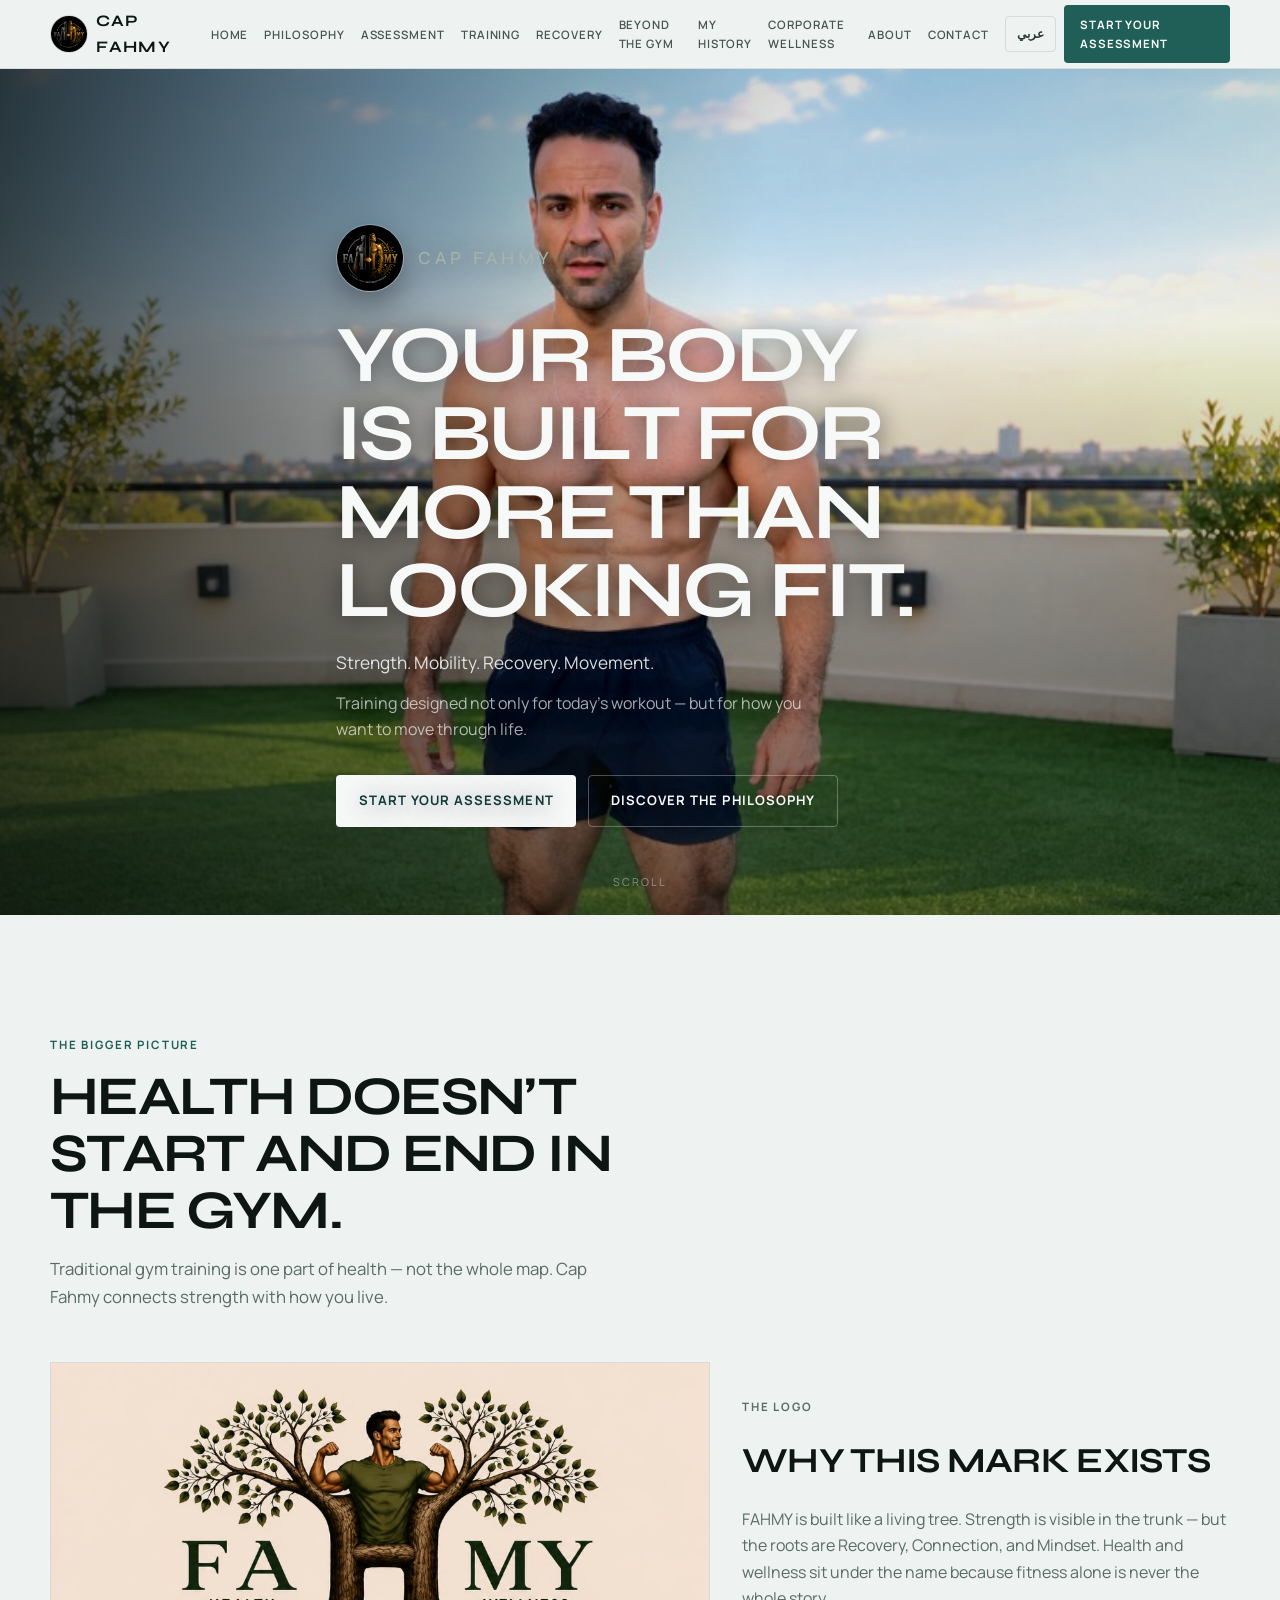
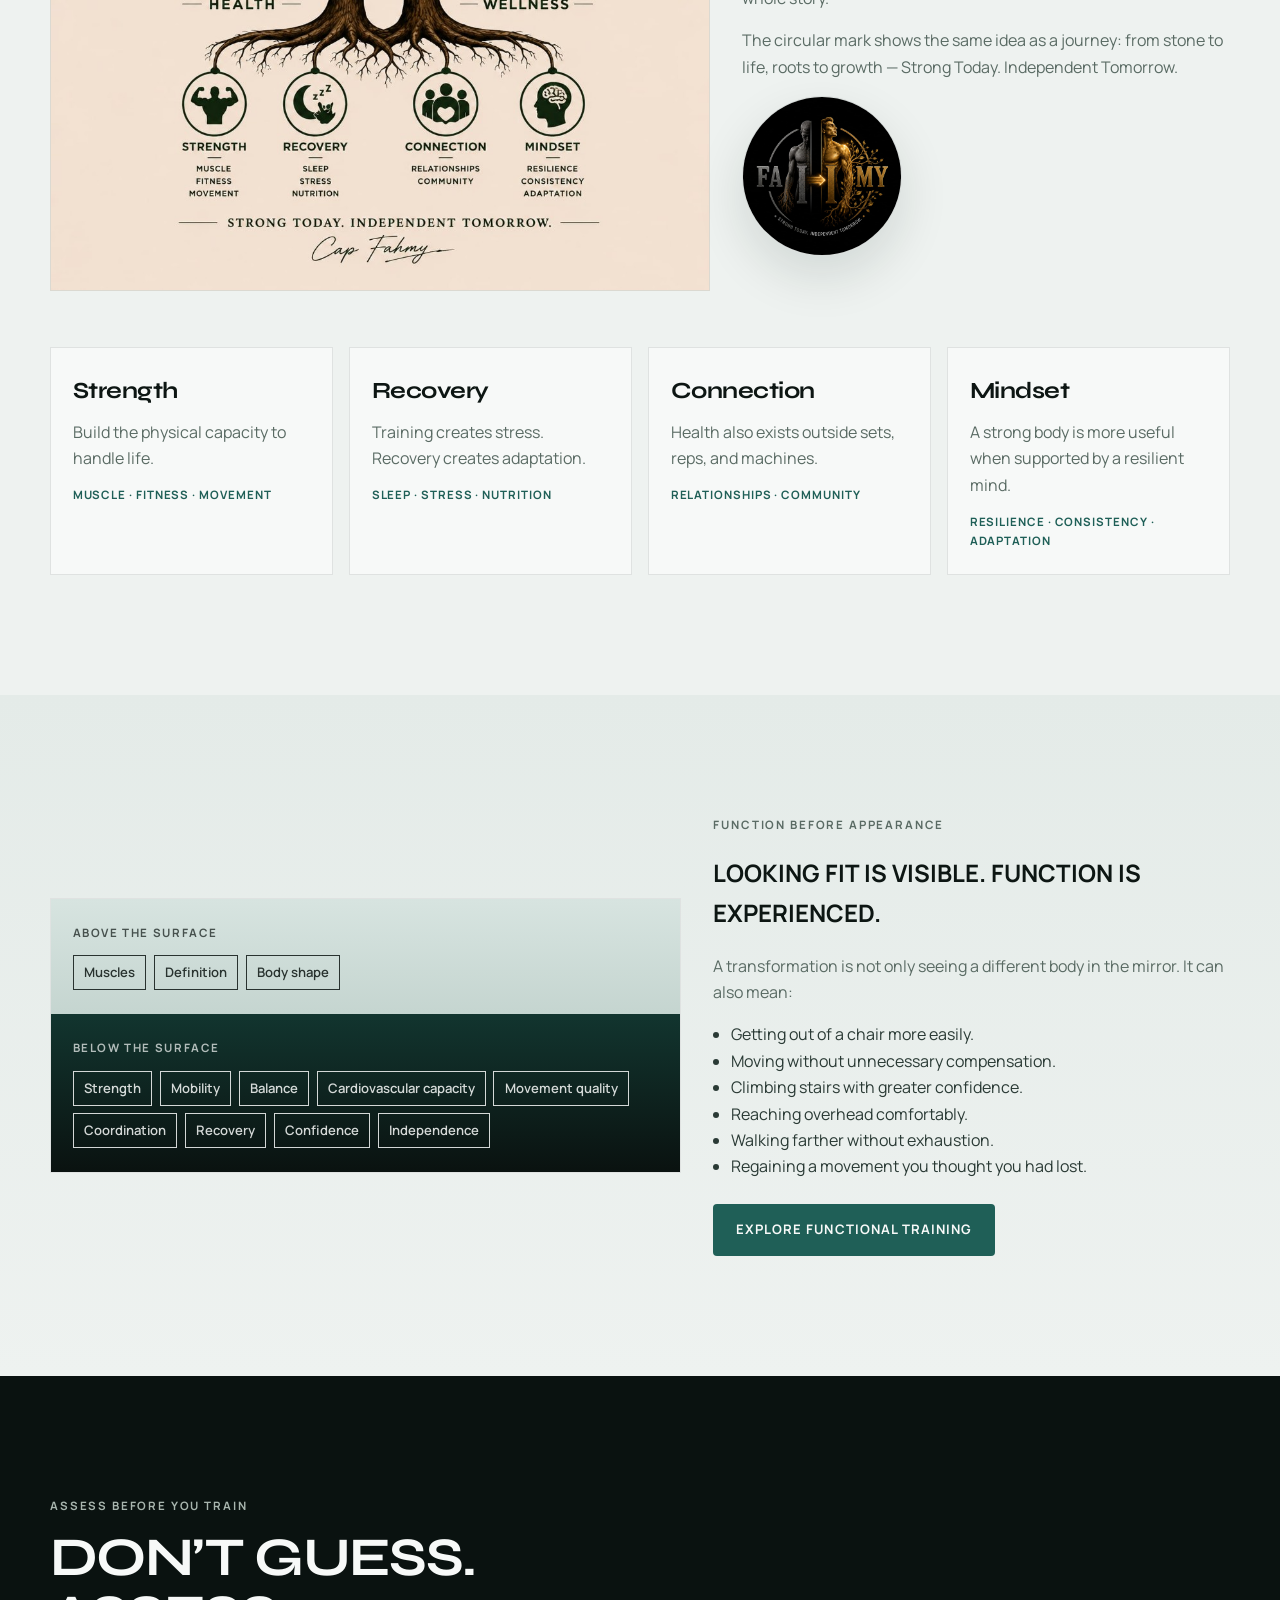
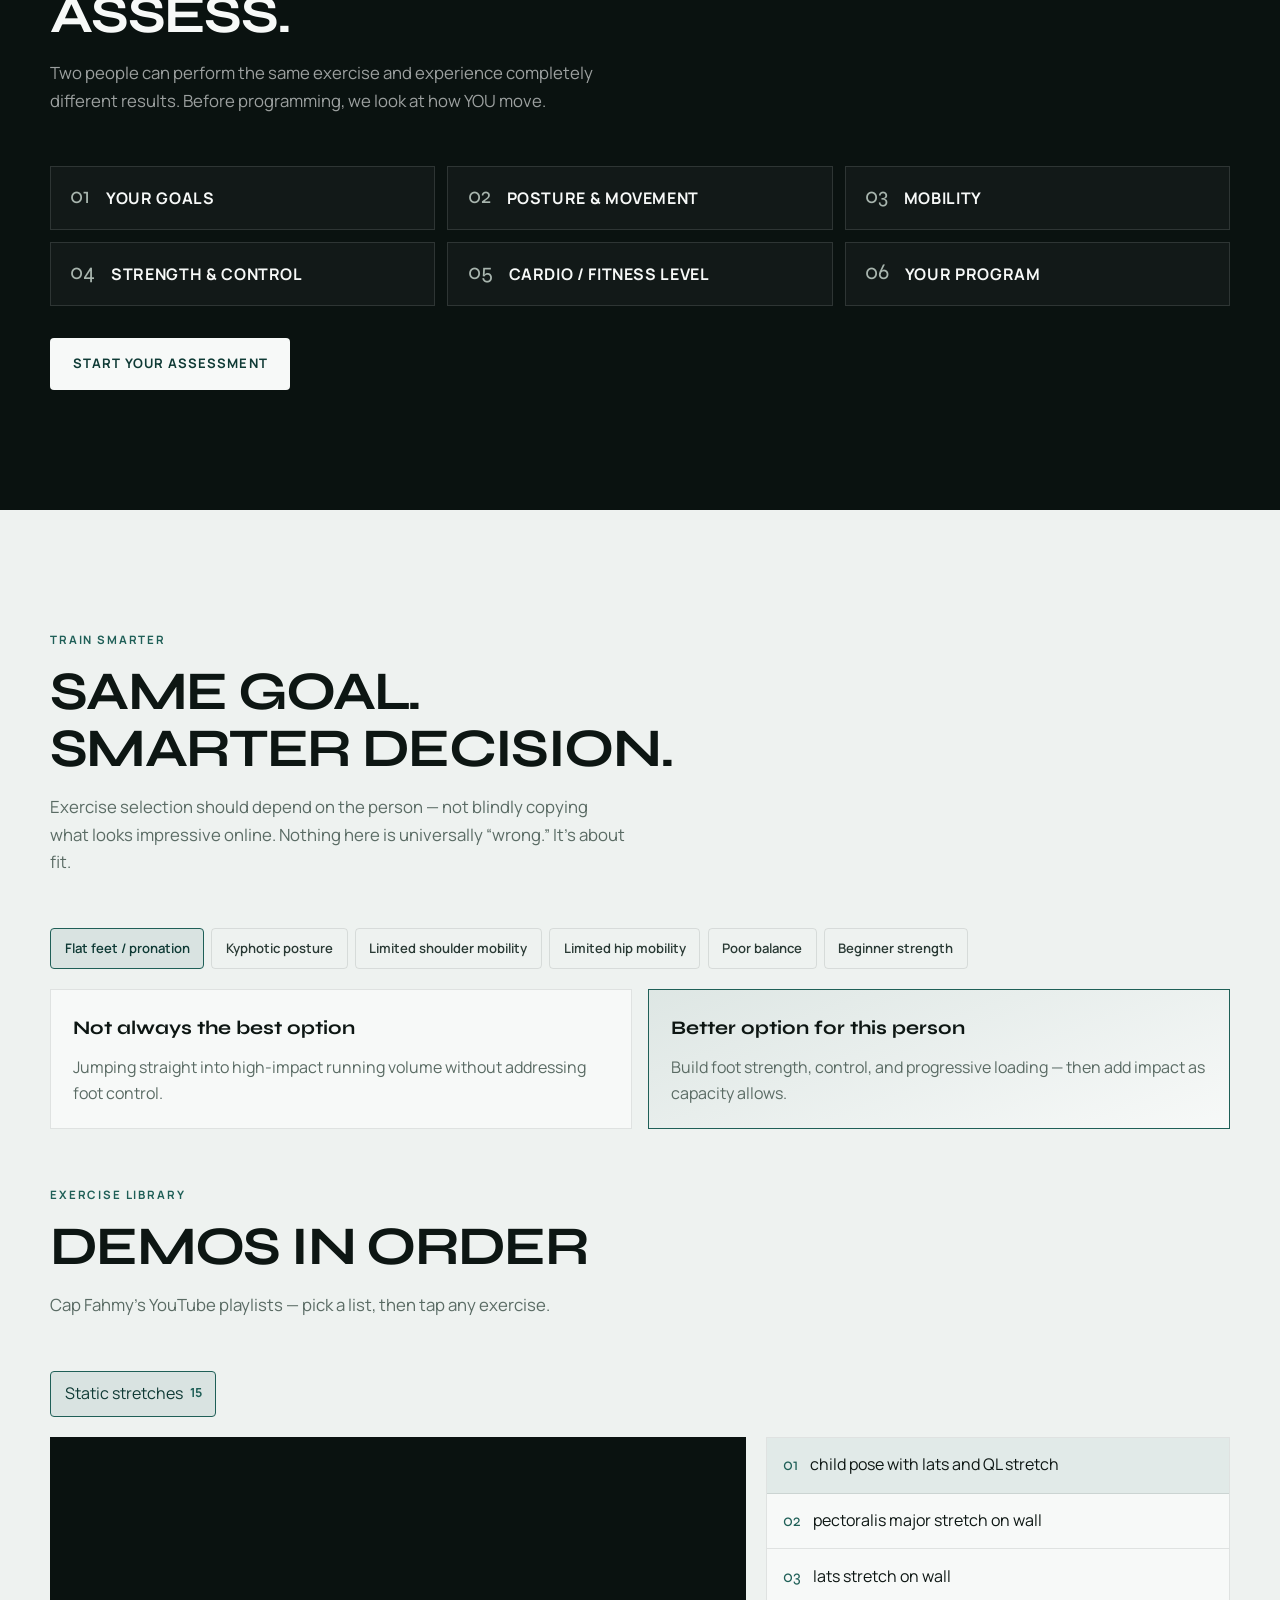
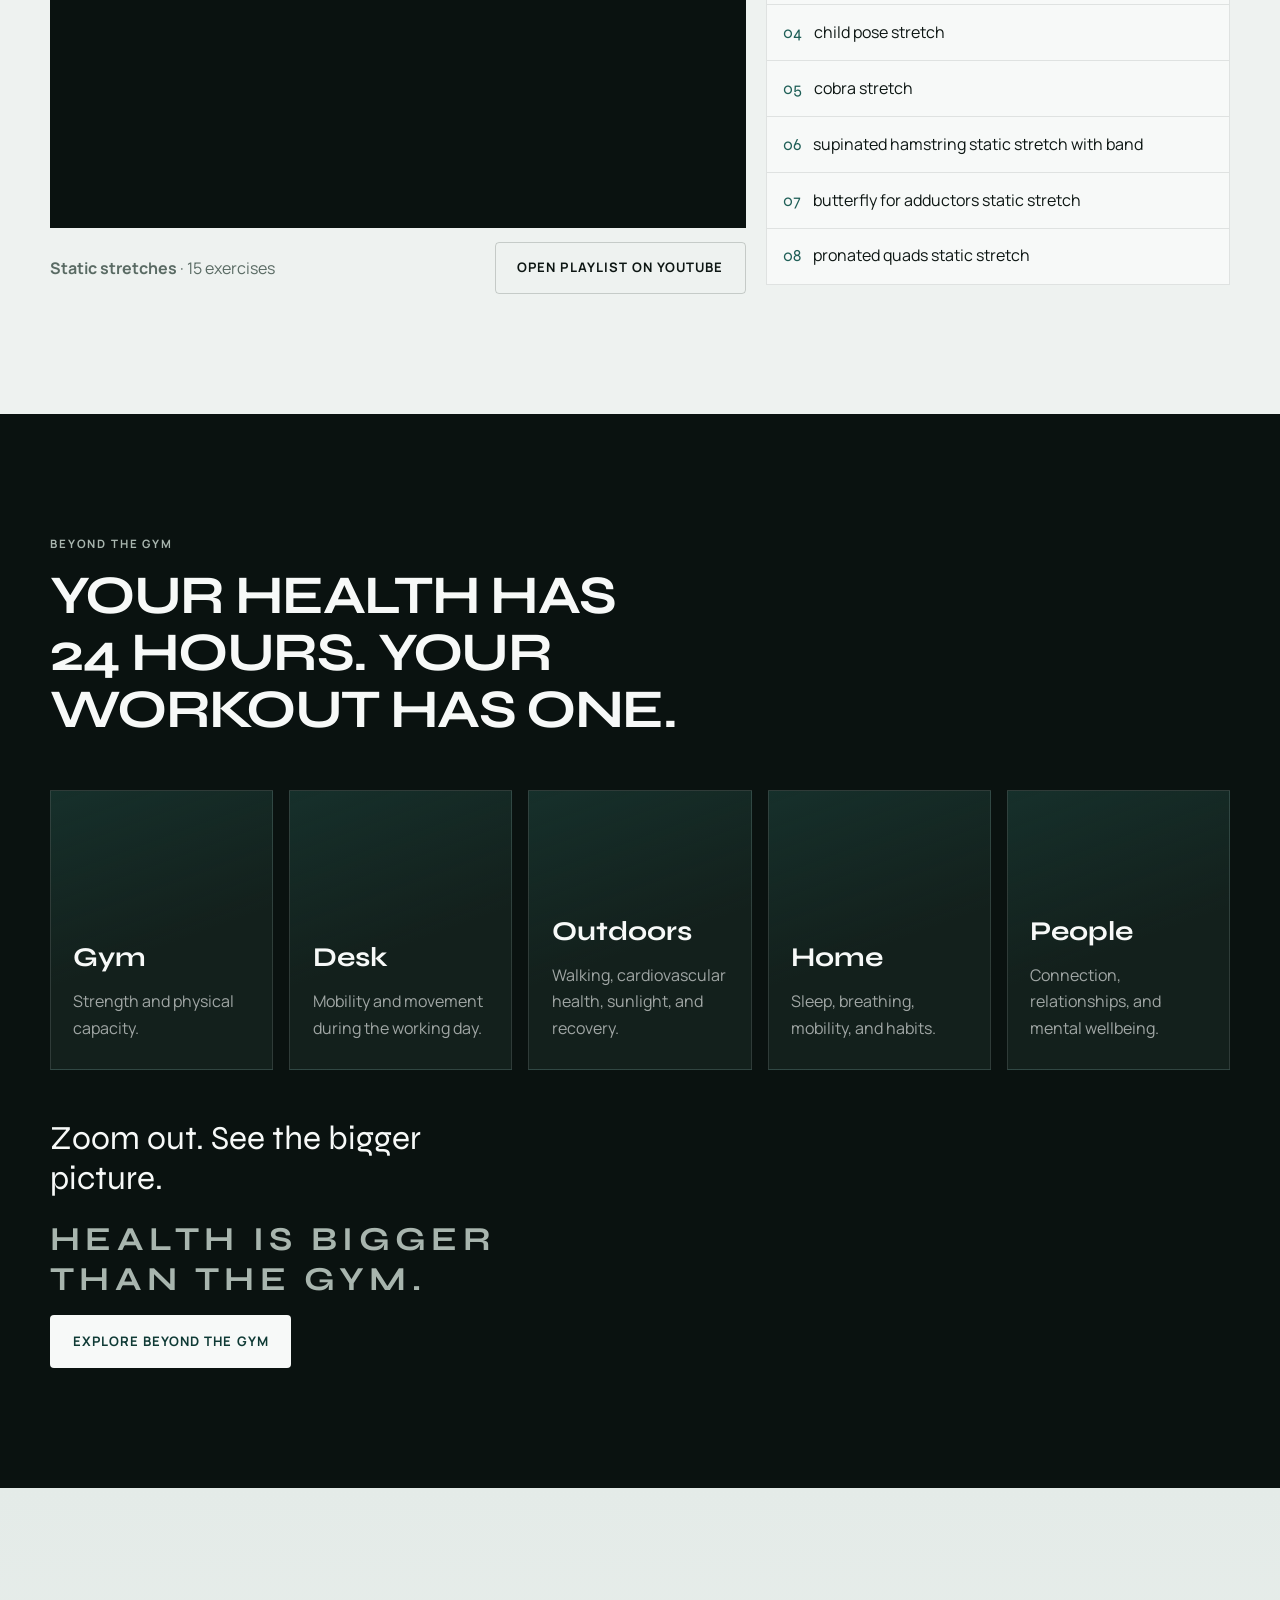
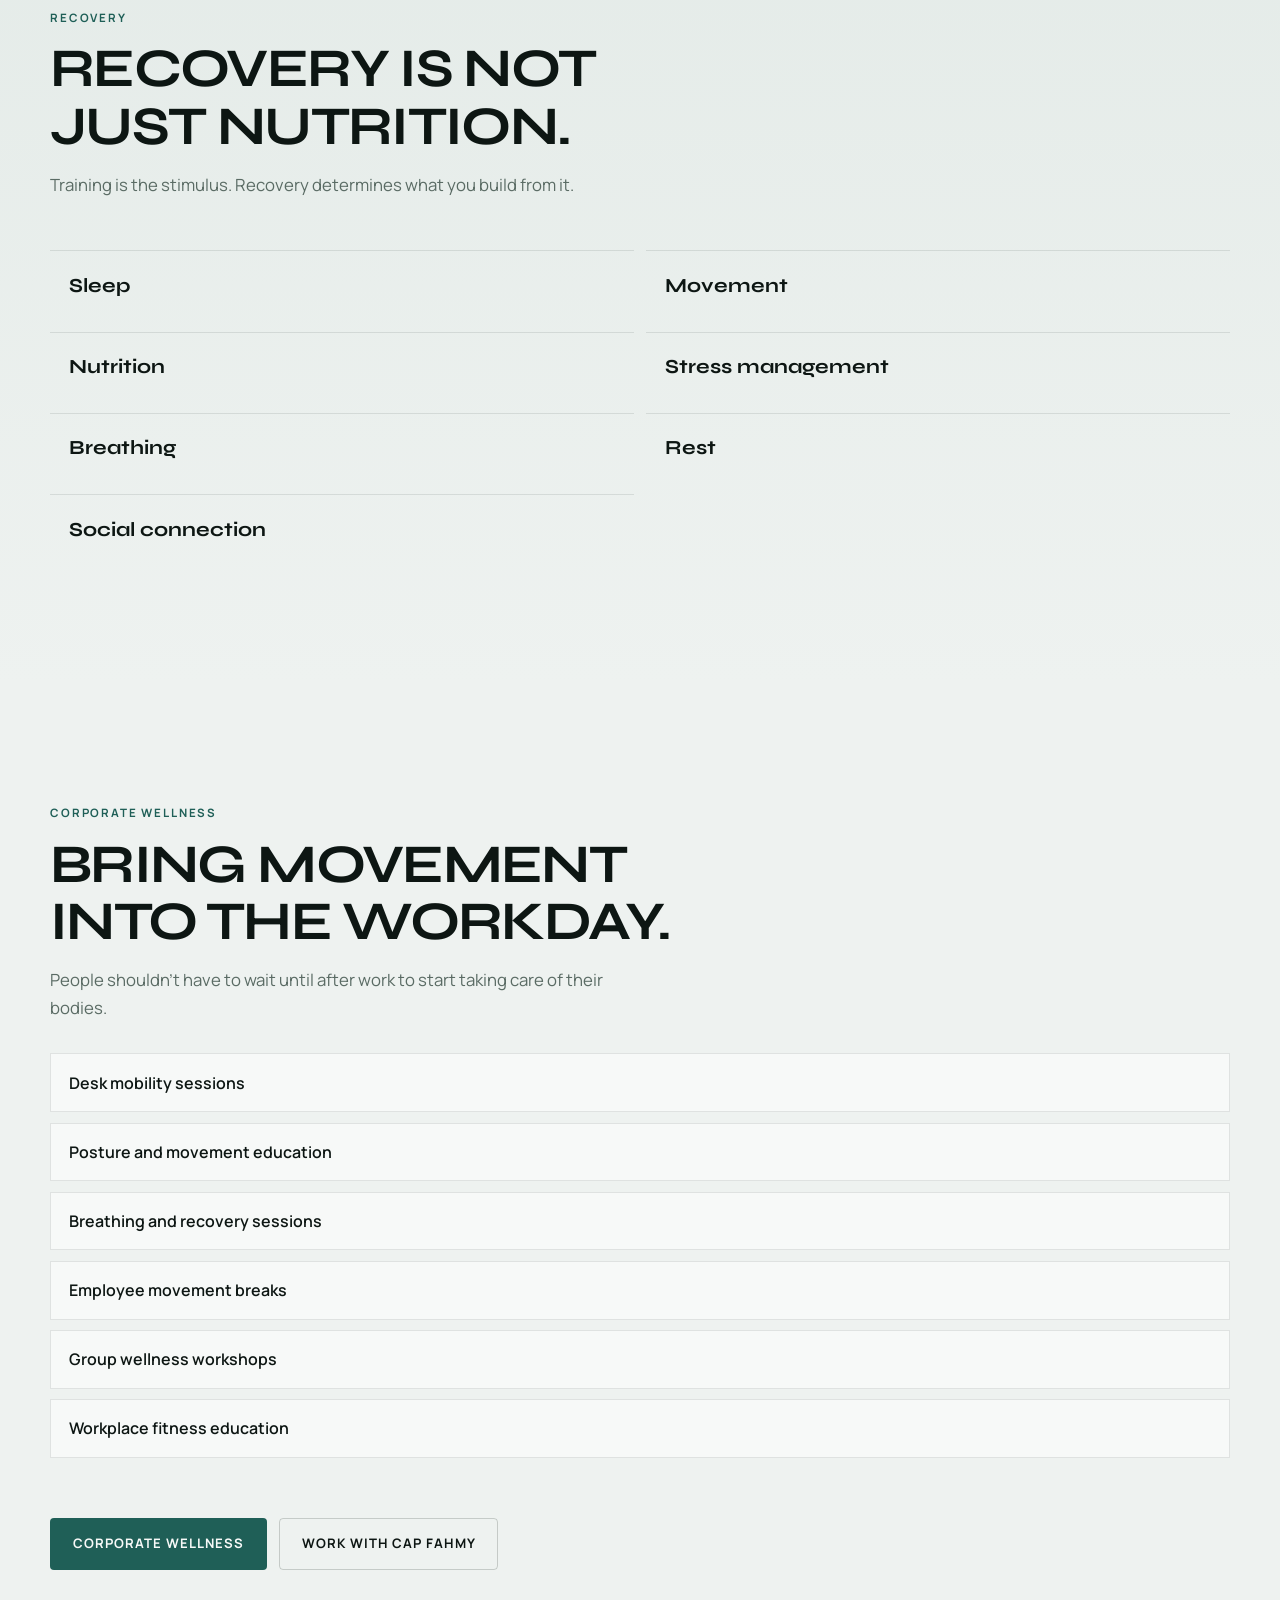
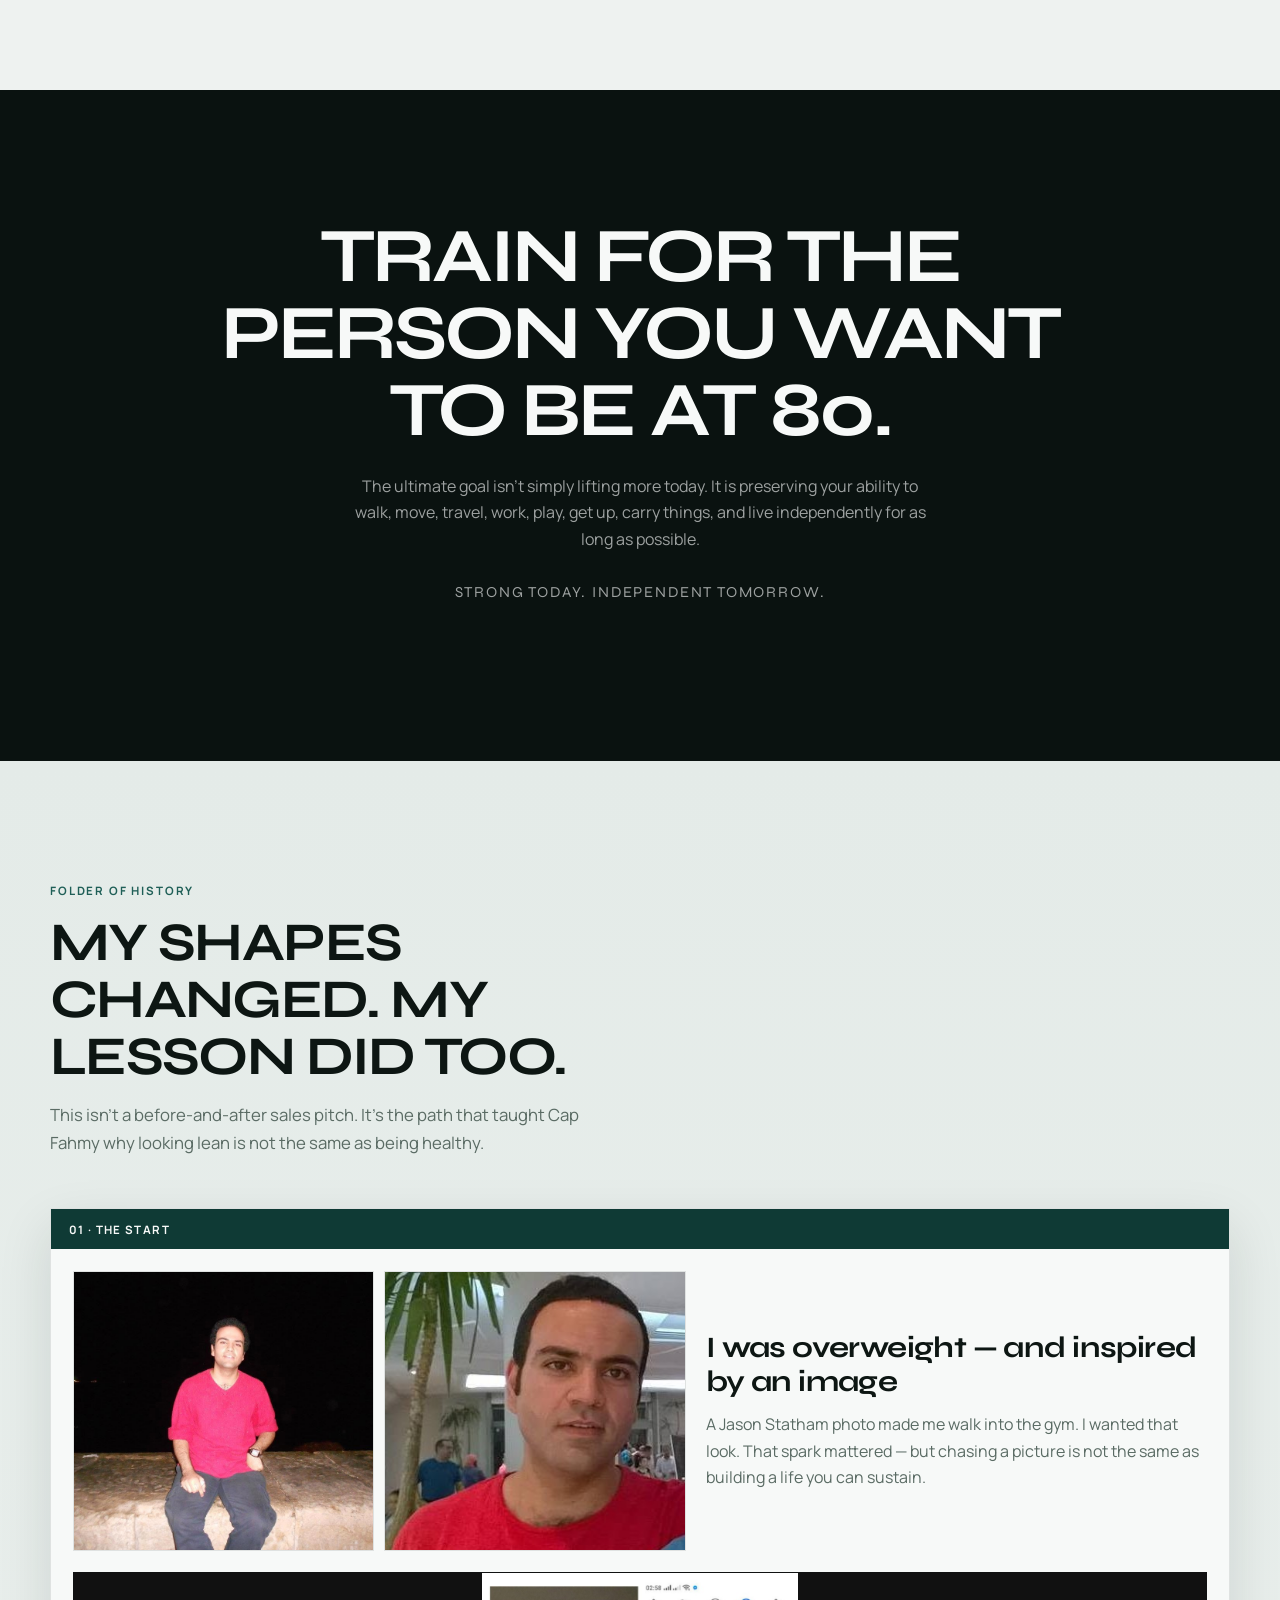
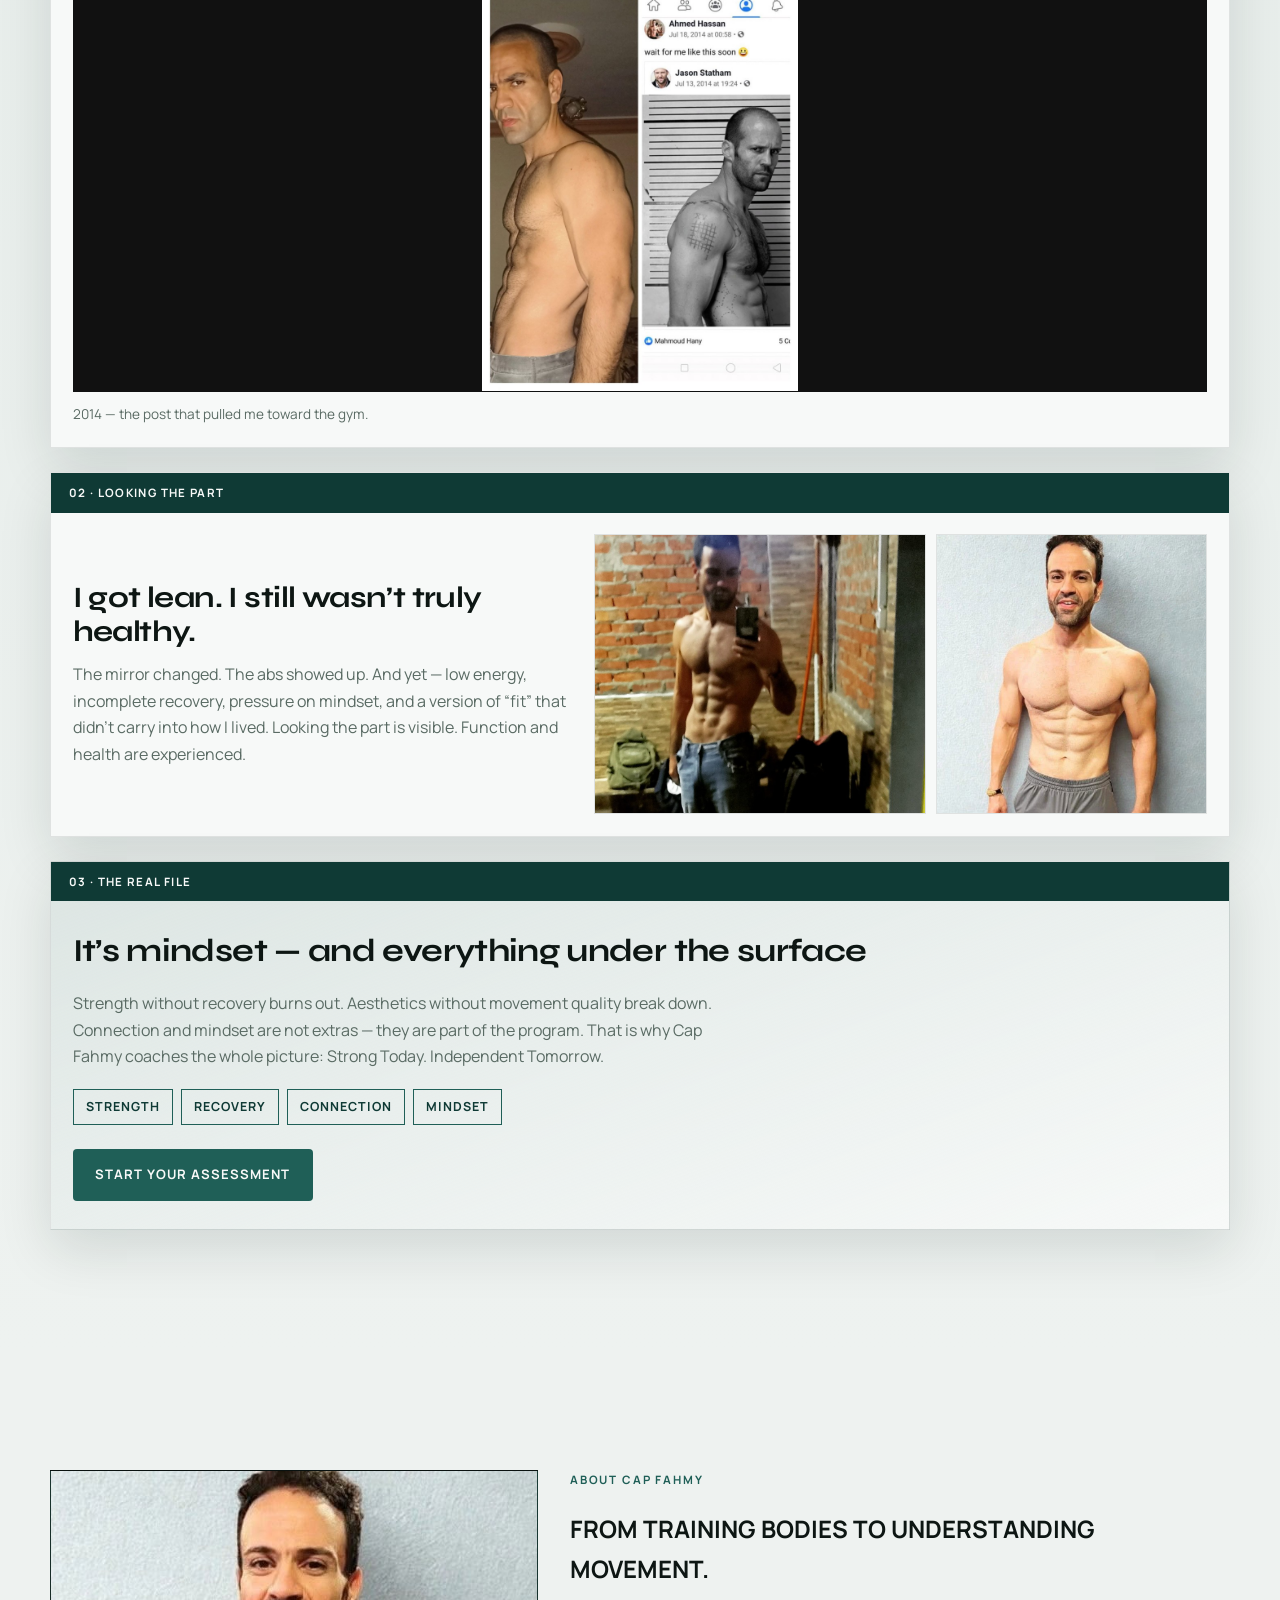
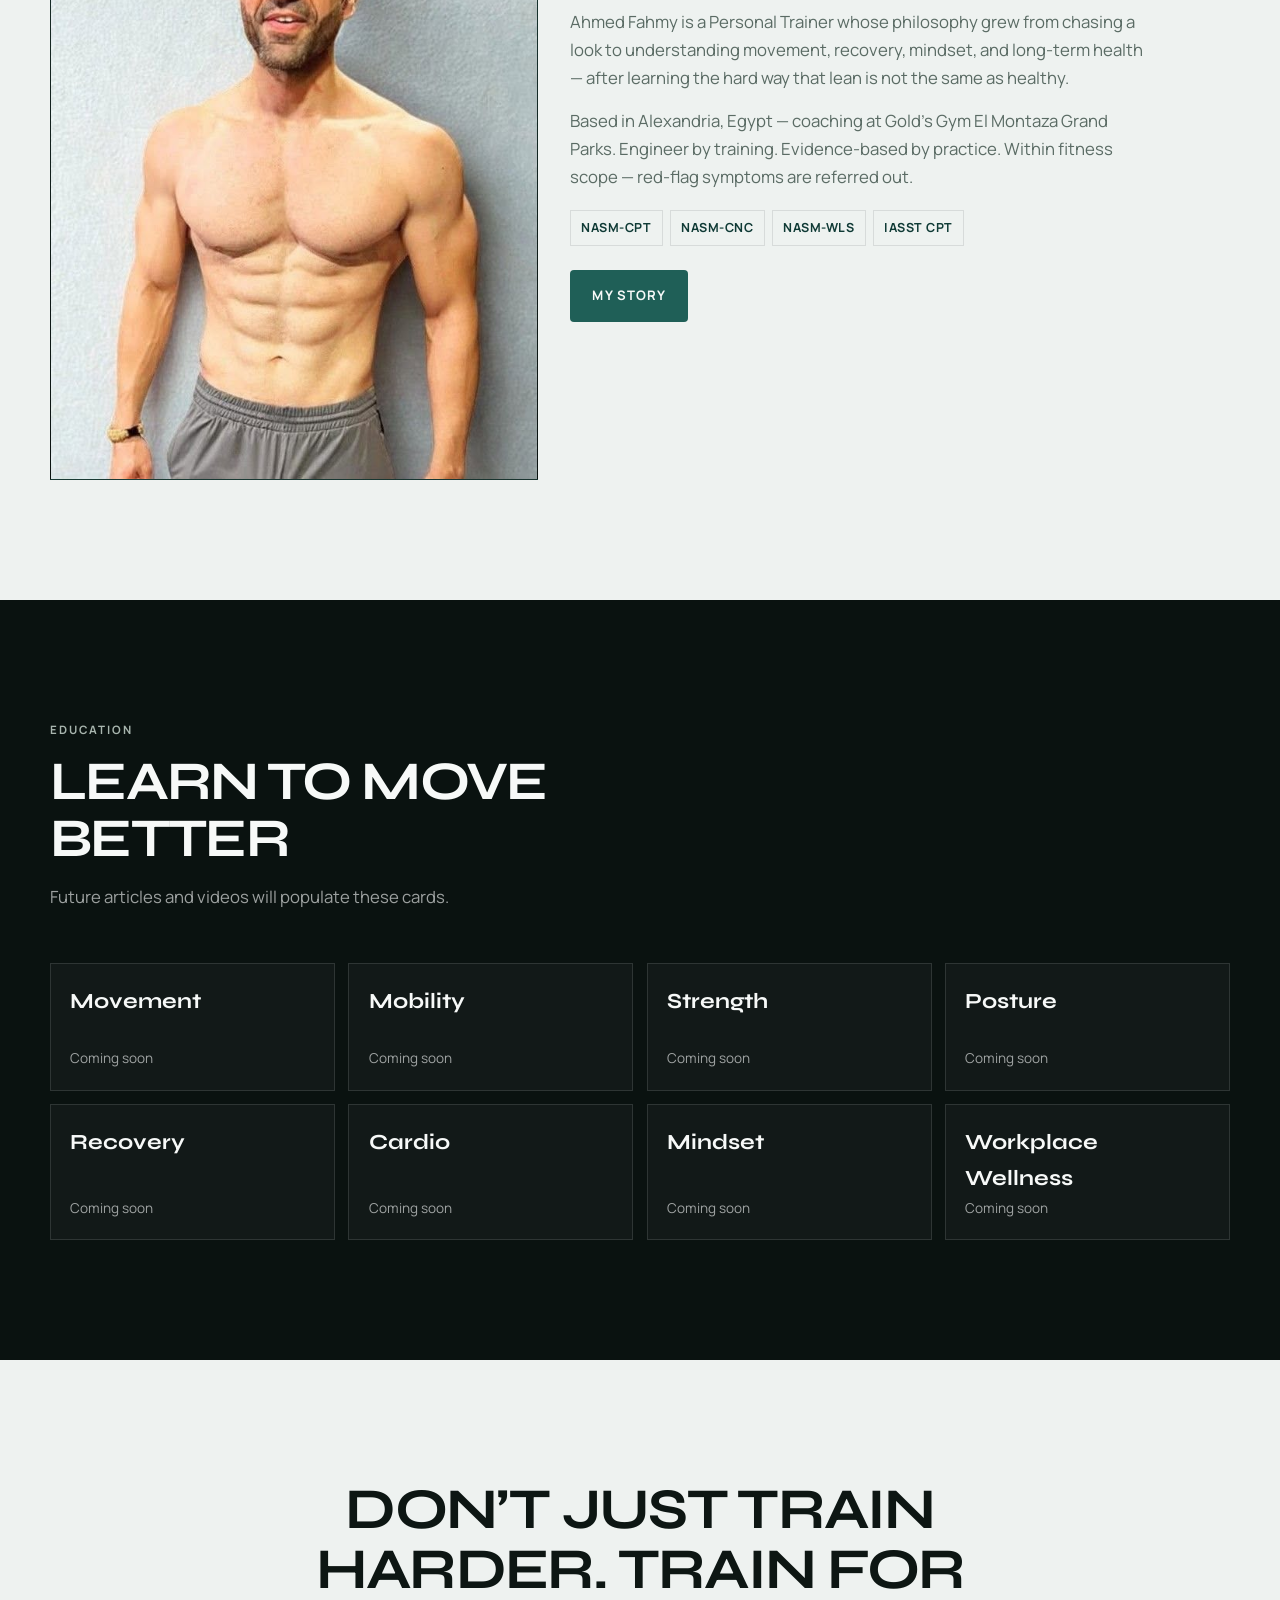
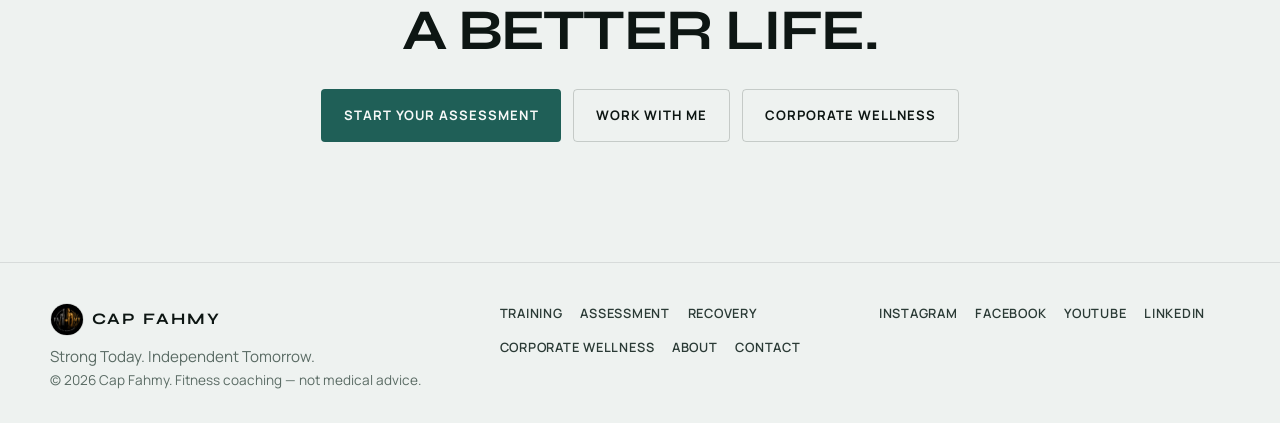
<file: index.html>
<!DOCTYPE html>
<html lang="en" dir="ltr">
  <head>
    <meta charset="UTF-8" />
    <meta name="viewport" content="width=device-width, initial-scale=1.0" />
    <title>CAP FAHMY — Strong Today. Independent Tomorrow.</title>
    <meta
      name="description"
      content="Cap Fahmy: strength, movement quality, recovery, and long-term independence. Health is bigger than the gym."
    />
    <link rel="preconnect" href="https://fonts.googleapis.com" />
    <link rel="preconnect" href="https://fonts.gstatic.com" crossorigin />
    <link
      href="https://fonts.googleapis.com/css2?family=Manrope:wght@400;500;600;700&family=Syne:wght@600;700;800&display=swap"
      rel="stylesheet"
    />
    <link rel="stylesheet" href="styles.css" />
  </head>
  <body>
    <a class="skip-link" href="#main">Skip to content</a>

    <header class="site-header" data-component="Navbar">
      <div class="shell header-inner">
        <a class="brand" href="#home" aria-label="CAP FAHMY home">
          <img
            class="brand-logo"
            src="assets/logo-mark.jpg"
            alt=""
            width="40"
            height="40"
          />
          <span>CAP FAHMY</span>
        </a>
        <nav class="nav-desktop" aria-label="Primary">
          <a href="#home">Home</a>
          <a href="#philosophy">Philosophy</a>
          <a href="#assessment">Assessment</a>
          <a href="#training">Training</a>
          <a href="#recovery">Recovery</a>
          <a href="#beyond">Beyond the Gym</a>
          <a href="#history">My History</a>
          <a href="#corporate">Corporate Wellness</a>
          <a href="#about">About</a>
          <a href="#contact">Contact</a>
        </nav>
        <div class="header-actions">
          <button type="button" class="lang-toggle" id="lang-toggle" aria-label="Switch language">
            عربي
          </button>
          <a class="btn btn-primary btn-sm nav-cta-desktop" href="onboard.html"
            >Start Your Assessment</a
          >
          <button
            type="button"
            class="menu-toggle"
            id="menu-toggle"
            aria-expanded="false"
            aria-controls="mobile-nav"
            aria-label="Open menu"
          >
            <span></span><span></span><span></span>
          </button>
        </div>
      </div>
      <div class="nav-mobile" id="mobile-nav" hidden>
        <div class="shell">
          <a href="#home">Home</a>
          <a href="#philosophy">Philosophy</a>
          <a href="#assessment">Assessment</a>
          <a href="#training">Training</a>
          <a href="#recovery">Recovery</a>
          <a href="#beyond">Beyond the Gym</a>
          <a href="#history">My History</a>
          <a href="#corporate">Corporate Wellness</a>
          <a href="#about">About</a>
          <a href="#contact">Contact</a>
          <a class="btn btn-primary" href="onboard.html">Start Your Assessment</a>
        </div>
      </div>
    </header>

    <main id="main">
      <!-- HERO -->
      <section class="hero" id="home" data-component="Hero" aria-labelledby="hero-title">
        <div class="hero-media" aria-hidden="true">
          <img
            class="hero-cover"
            src="assets/hero-home.jpg"
            alt=""
            width="1600"
            height="2000"
            fetchpriority="high"
            decoding="async"
          />
          <div class="hero-veil"></div>
          <div class="hero-grain"></div>
        </div>
        <div class="shell hero-content">
          <p class="hero-brand">
            <img
              class="hero-seal"
              src="assets/logo-mark.jpg"
              alt=""
              width="72"
              height="72"
            />
            CAP FAHMY
          </p>
          <h1 id="hero-title" data-i18n="hero.title">
            YOUR BODY IS BUILT FOR MORE THAN LOOKING FIT.
          </h1>
          <p class="hero-lead" data-i18n="hero.lead">
            Strength. Mobility. Recovery. Movement.
          </p>
          <p class="hero-sub" data-i18n="hero.sub">
            Training designed not only for today’s workout — but for how you want
            to move through life.
          </p>
          <div class="cta-row">
            <a class="btn btn-light" href="onboard.html" data-i18n="cta.assessment"
              >Start Your Assessment</a
            >
            <a class="btn btn-ghost" href="#philosophy" data-i18n="cta.philosophy"
              >Discover the Philosophy</a
            >
          </div>
        </div>
        <div class="scroll-cue" aria-hidden="true">Scroll</div>
      </section>

      <!-- BIGGER PICTURE / PHILOSOPHY -->
      <section class="section" id="philosophy" data-component="PillarCard">
        <div class="shell">
          <header class="section-head reveal">
            <p class="eyebrow" data-i18n="philosophy.eyebrow">The bigger picture</p>
            <h2 data-i18n="philosophy.title">
              HEALTH DOESN’T START AND END IN THE GYM.
            </h2>
            <p class="section-lead" data-i18n="philosophy.lead">
              Traditional gym training is one part of health — not the whole map.
              Cap Fahmy connects strength with how you live.
            </p>
          </header>

          <div class="logo-story reveal">
            <figure class="logo-story-art">
              <img
                src="assets/logo-tree.jpg"
                alt="Cap Fahmy logo: FAHMY formed by a living tree with Strength, Recovery, Connection, and Mindset at the roots"
              />
            </figure>
            <div class="logo-story-copy">
              <p class="eyebrow" data-i18n="logo.eyebrow">The logo</p>
              <h3 data-i18n="logo.title">WHY THIS MARK EXISTS</h3>
              <p data-i18n="logo.p1">
                FAHMY is built like a living tree. Strength is visible in the
                trunk — but the roots are Recovery, Connection, and Mindset.
                Health and wellness sit under the name because fitness alone is
                never the whole story.
              </p>
              <p data-i18n="logo.p2">
                The circular mark shows the same idea as a journey: from stone to
                life, roots to growth — Strong Today. Independent Tomorrow.
              </p>
              <img
                class="logo-mark-inline"
                src="assets/logo-mark.jpg"
                alt="Cap Fahmy circular mark: transformation from stone to living gold"
                width="160"
                height="160"
              />
            </div>
          </div>

          <div class="pillar-grid">
            <article class="pillar-card reveal">
              <h3 data-i18n="pillars.strength.t">Strength</h3>
              <p data-i18n="pillars.strength.b">
                Build the physical capacity to handle life.
              </p>
              <p class="pillar-meta">Muscle · Fitness · Movement</p>
            </article>
            <article class="pillar-card reveal">
              <h3 data-i18n="pillars.recovery.t">Recovery</h3>
              <p data-i18n="pillars.recovery.b">
                Training creates stress. Recovery creates adaptation.
              </p>
              <p class="pillar-meta">Sleep · Stress · Nutrition</p>
            </article>
            <article class="pillar-card reveal">
              <h3 data-i18n="pillars.connection.t">Connection</h3>
              <p data-i18n="pillars.connection.b">
                Health also exists outside sets, reps, and machines.
              </p>
              <p class="pillar-meta">Relationships · Community</p>
            </article>
            <article class="pillar-card reveal">
              <h3 data-i18n="pillars.mindset.t">Mindset</h3>
              <p data-i18n="pillars.mindset.b">
                A strong body is more useful when supported by a resilient mind.
              </p>
              <p class="pillar-meta">Resilience · Consistency · Adaptation</p>
            </article>
          </div>
        </div>
      </section>

      <!-- ICEBERG / FUNCTION -->
      <section class="section section--calm" id="function">
        <div class="shell iceberg">
          <div class="iceberg-visual reveal">
            <div class="iceberg-above">
              <p class="iceberg-label" data-i18n="iceberg.above">Above the surface</p>
              <div class="chip-row">
                <span class="chip">Muscles</span>
                <span class="chip">Definition</span>
                <span class="chip">Body shape</span>
              </div>
            </div>
            <div class="iceberg-below">
              <p class="iceberg-label" data-i18n="iceberg.below">Below the surface</p>
              <div class="chip-row">
                <span class="chip">Strength</span>
                <span class="chip">Mobility</span>
                <span class="chip">Balance</span>
                <span class="chip">Cardiovascular capacity</span>
                <span class="chip">Movement quality</span>
                <span class="chip">Coordination</span>
                <span class="chip">Recovery</span>
                <span class="chip">Confidence</span>
                <span class="chip">Independence</span>
              </div>
            </div>
          </div>
          <div class="iceberg-copy reveal">
            <p class="eyebrow" data-i18n="iceberg.eyebrow">Function before appearance</p>
            <h2 data-i18n="iceberg.title">
              LOOKING FIT IS VISIBLE. FUNCTION IS EXPERIENCED.
            </h2>
            <p data-i18n="iceberg.p1">
              A transformation is not only seeing a different body in the mirror.
              It can also mean:
            </p>
            <ul>
              <li data-i18n="iceberg.l1">Getting out of a chair more easily.</li>
              <li data-i18n="iceberg.l2">Moving without unnecessary compensation.</li>
              <li data-i18n="iceberg.l3">Climbing stairs with greater confidence.</li>
              <li data-i18n="iceberg.l4">Reaching overhead comfortably.</li>
              <li data-i18n="iceberg.l5">Walking farther without exhaustion.</li>
              <li data-i18n="iceberg.l6">Regaining a movement you thought you had lost.</li>
            </ul>
            <a class="btn btn-primary" href="#training" data-i18n="iceberg.cta"
              >Explore Functional Training</a
            >
          </div>
        </div>
      </section>

      <!-- ASSESSMENT -->
      <section class="section section--dark" id="assessment" data-component="AssessmentStep">
        <div class="shell">
          <header class="section-head reveal">
            <p class="eyebrow" data-i18n="assess.eyebrow">Assess before you train</p>
            <h2 data-i18n="assess.title">DON’T GUESS. ASSESS.</h2>
            <p class="section-lead" data-i18n="assess.lead">
              Two people can perform the same exercise and experience completely
              different results. Before programming, we look at how YOU move.
            </p>
          </header>
          <div class="steps-rail">
            <article class="step-card reveal">
              <span class="step-num">01</span>
              <h3 data-i18n="assess.s1">Your Goals</h3>
            </article>
            <article class="step-card reveal">
              <span class="step-num">02</span>
              <h3 data-i18n="assess.s2">Posture &amp; Movement</h3>
            </article>
            <article class="step-card reveal">
              <span class="step-num">03</span>
              <h3 data-i18n="assess.s3">Mobility</h3>
            </article>
            <article class="step-card reveal">
              <span class="step-num">04</span>
              <h3 data-i18n="assess.s4">Strength &amp; Control</h3>
            </article>
            <article class="step-card reveal">
              <span class="step-num">05</span>
              <h3 data-i18n="assess.s5">Cardio / Fitness Level</h3>
            </article>
            <article class="step-card reveal">
              <span class="step-num">06</span>
              <h3 data-i18n="assess.s6">Your Program</h3>
            </article>
          </div>
          <a class="btn btn-light" href="onboard.html" data-i18n="cta.assessment"
            >Start Your Assessment</a
          >
        </div>
      </section>

      <!-- TRAIN SMARTER -->
      <section class="section" id="training" data-component="FeatureCard">
        <div class="shell">
          <header class="section-head reveal">
            <p class="eyebrow" data-i18n="train.eyebrow">Train smarter</p>
            <h2 data-i18n="train.title">SAME GOAL. SMARTER DECISION.</h2>
            <p class="section-lead" data-i18n="train.lead">
              Exercise selection should depend on the person — not blindly copying
              what looks impressive online. Nothing here is universally “wrong.”
              It’s about fit.
            </p>
          </header>

          <div class="compare-tabs reveal" id="compare-tabs" role="tablist"></div>
          <div class="compare-board reveal" id="compare-board"></div>

          <div style="margin-top: 3.5rem" id="library">
            <header class="section-head">
              <p class="eyebrow" data-i18n="library.eyebrow">Exercise library</p>
              <h2 data-i18n="library.title">DEMOS IN ORDER</h2>
              <p class="section-lead" data-i18n="library.lead">
                Cap Fahmy’s YouTube playlists — pick a list, then tap any exercise.
              </p>
            </header>
            <div id="library-root" class="library-root">
              <p class="hint" data-i18n="library.loading">Loading playlists…</p>
            </div>
          </div>
        </div>
      </section>

      <!-- BEYOND THE GYM -->
      <section class="section section--dark" id="beyond">
        <div class="shell">
          <header class="section-head reveal">
            <p class="eyebrow" data-i18n="beyond.eyebrow">Beyond the gym</p>
            <h2 data-i18n="beyond.title">
              YOUR HEALTH HAS 24 HOURS. YOUR WORKOUT HAS ONE.
            </h2>
          </header>
          <div class="beyond-track">
            <article class="beyond-card reveal">
              <h3 data-i18n="beyond.gym.t">Gym</h3>
              <p data-i18n="beyond.gym.b">Strength and physical capacity.</p>
            </article>
            <article class="beyond-card reveal">
              <h3 data-i18n="beyond.desk.t">Desk</h3>
              <p data-i18n="beyond.desk.b">
                Mobility and movement during the working day.
              </p>
            </article>
            <article class="beyond-card reveal">
              <h3 data-i18n="beyond.out.t">Outdoors</h3>
              <p data-i18n="beyond.out.b">
                Walking, cardiovascular health, sunlight, and recovery.
              </p>
            </article>
            <article class="beyond-card reveal">
              <h3 data-i18n="beyond.home.t">Home</h3>
              <p data-i18n="beyond.home.b">
                Sleep, breathing, mobility, and habits.
              </p>
            </article>
            <article class="beyond-card reveal">
              <h3 data-i18n="beyond.people.t">People</h3>
              <p data-i18n="beyond.people.b">
                Connection, relationships, and mental wellbeing.
              </p>
            </article>
          </div>
          <div class="beyond-end reveal">
            <p data-i18n="beyond.zoom">Zoom out. See the bigger picture.</p>
            <p class="eyebrow" style="margin-bottom: 1rem" data-i18n="beyond.health">
              Health is bigger than the gym.
            </p>
            <a class="btn btn-light" href="#recovery" data-i18n="beyond.cta"
              >Explore Beyond the Gym</a
            >
          </div>
        </div>
      </section>

      <!-- RECOVERY -->
      <section class="section section--calm" id="recovery">
        <div class="shell">
          <header class="section-head reveal">
            <p class="eyebrow" data-i18n="recovery.eyebrow">Recovery</p>
            <h2 data-i18n="recovery.title">RECOVERY IS NOT JUST NUTRITION.</h2>
            <p class="section-lead" data-i18n="recovery.lead">
              Training is the stimulus. Recovery determines what you build from it.
            </p>
          </header>
          <div class="recovery-grid reveal">
            <div class="recovery-item">
              <strong data-i18n="recovery.sleep">Sleep</strong>
            </div>
            <div class="recovery-item">
              <strong data-i18n="recovery.movement">Movement</strong>
            </div>
            <div class="recovery-item">
              <strong data-i18n="recovery.nutrition">Nutrition</strong>
            </div>
            <div class="recovery-item">
              <strong data-i18n="recovery.stress">Stress management</strong>
            </div>
            <div class="recovery-item">
              <strong data-i18n="recovery.breathing">Breathing</strong>
            </div>
            <div class="recovery-item">
              <strong data-i18n="recovery.rest">Rest</strong>
            </div>
            <div class="recovery-item">
              <strong data-i18n="recovery.social">Social connection</strong>
            </div>
          </div>
        </div>
      </section>

      <!-- CORPORATE -->
      <section class="section" id="corporate">
        <div class="shell" style="display: grid; gap: 2rem">
          <header class="section-head reveal" style="margin-bottom: 0">
            <p class="eyebrow" data-i18n="corp.eyebrow">Corporate wellness</p>
            <h2 data-i18n="corp.title">BRING MOVEMENT INTO THE WORKDAY.</h2>
            <p class="section-lead" data-i18n="corp.lead">
              People shouldn’t have to wait until after work to start taking care
              of their bodies.
            </p>
          </header>
          <ul class="service-list reveal">
            <li data-i18n="corp.s1">Desk mobility sessions</li>
            <li data-i18n="corp.s2">Posture and movement education</li>
            <li data-i18n="corp.s3">Breathing and recovery sessions</li>
            <li data-i18n="corp.s4">Employee movement breaks</li>
            <li data-i18n="corp.s5">Group wellness workshops</li>
            <li data-i18n="corp.s6">Workplace fitness education</li>
          </ul>
          <div class="cta-row reveal">
            <a class="btn btn-primary" href="#contact" data-i18n="corp.cta1"
              >Corporate Wellness</a
            >
            <a class="btn btn-ghost" href="#contact" data-i18n="corp.cta2"
              >Work with Cap Fahmy</a
            >
          </div>
        </div>
      </section>

      <!-- LONG-TERM -->
      <section class="section section--dark longterm" id="longterm">
        <div class="shell reveal">
          <h2 data-i18n="long.title">
            TRAIN FOR THE PERSON YOU WANT TO BE AT 80.
          </h2>
          <p data-i18n="long.body">
            The ultimate goal isn’t simply lifting more today. It is preserving
            your ability to walk, move, travel, work, play, get up, carry things,
            and live independently for as long as possible.
          </p>
          <p class="longterm-slogan" data-i18n="long.slogan">
            Strong Today. Independent Tomorrow.
          </p>
        </div>
      </section>

      <!-- FOLDER OF HISTORY -->
      <section class="section section--calm" id="history">
        <div class="shell">
          <header class="section-head reveal">
            <p class="eyebrow" data-i18n="history.eyebrow">Folder of history</p>
            <h2 data-i18n="history.title">MY SHAPES CHANGED. MY LESSON DID TOO.</h2>
            <p class="section-lead" data-i18n="history.lead">
              This isn’t a before-and-after sales pitch. It’s the path that taught
              Cap Fahmy why looking lean is not the same as being healthy.
            </p>
          </header>

          <div class="history-folder reveal">
            <article class="history-file">
              <div class="history-file-label">
                <span data-i18n="history.f1.tab">01 · The start</span>
              </div>
              <div class="history-file-grid">
                <div class="history-photos">
                  <img
                    src="assets/history-01-before.jpg"
                    alt="Cap Fahmy earlier in his journey, before training seriously"
                  />
                  <img
                    src="assets/history-05-earlier.jpg"
                    alt="Cap Fahmy in an earlier chapter of life"
                  />
                </div>
                <div class="history-copy">
                  <h3 data-i18n="history.f1.title">I was overweight — and inspired by an image</h3>
                  <p data-i18n="history.f1.body">
                    A Jason Statham photo made me walk into the gym. I wanted that
                    look. That spark mattered — but chasing a picture is not the
                    same as building a life you can sustain.
                  </p>
                </div>
              </div>
              <figure class="history-spark">
                <img
                  src="assets/history-02-statham-motivation.jpg"
                  alt="Personal Facebook post from 2014 that captured Cap Fahmy’s early gym motivation"
                />
                <figcaption data-i18n="history.f1.caption">
                  2014 — the post that pulled me toward the gym.
                </figcaption>
              </figure>
            </article>

            <article class="history-file">
              <div class="history-file-label">
                <span data-i18n="history.f2.tab">02 · Looking the part</span>
              </div>
              <div class="history-file-grid history-file-grid--reverse">
                <div class="history-photos history-photos--lean">
                  <img
                    src="assets/history-03-lean-a.jpg"
                    alt="Cap Fahmy during a lean aesthetic phase"
                  />
                  <img
                    src="assets/history-04-lean-b.jpg"
                    alt="Cap Fahmy lean and muscular in a progress photo"
                  />
                </div>
                <div class="history-copy">
                  <h3 data-i18n="history.f2.title">I got lean. I still wasn’t truly healthy.</h3>
                  <p data-i18n="history.f2.body">
                    The mirror changed. The abs showed up. And yet — low energy,
                    incomplete recovery, pressure on mindset, and a version of
                    “fit” that didn’t carry into how I lived. Looking the part is
                    visible. Function and health are experienced.
                  </p>
                </div>
              </div>
            </article>

            <article class="history-file history-file--lesson">
              <div class="history-file-label">
                <span data-i18n="history.f3.tab">03 · The real file</span>
              </div>
              <div class="history-lesson">
                <h3 data-i18n="history.f3.title">It’s mindset — and everything under the surface</h3>
                <p data-i18n="history.f3.body">
                  Strength without recovery burns out. Aesthetics without movement
                  quality break down. Connection and mindset are not extras — they
                  are part of the program. That is why Cap Fahmy coaches the whole
                  picture: Strong Today. Independent Tomorrow.
                </p>
                <ul class="history-pillars">
                  <li data-i18n="history.p1">Strength</li>
                  <li data-i18n="history.p2">Recovery</li>
                  <li data-i18n="history.p3">Connection</li>
                  <li data-i18n="history.p4">Mindset</li>
                </ul>
                <a class="btn btn-primary" href="onboard.html" data-i18n="cta.assessment"
                  >Start Your Assessment</a
                >
              </div>
            </article>
          </div>
        </div>
      </section>

      <!-- ABOUT -->
      <section class="section" id="about">
        <div class="shell about-layout">
          <div class="about-photo reveal">
            <img
              src="assets/history-04-lean-b.jpg"
              alt="Cap Fahmy — Ahmed Fahmy"
            />
          </div>
          <div class="reveal">
            <p class="eyebrow" data-i18n="about.eyebrow">About Cap Fahmy</p>
            <h2 data-i18n="about.title">
              FROM TRAINING BODIES TO UNDERSTANDING MOVEMENT.
            </h2>
            <p class="section-lead" style="margin-bottom: 1rem" data-i18n="about.p1">
              Ahmed Fahmy is a Personal Trainer whose philosophy evolved beyond
              appearance-based fitness toward movement quality, assessment,
              recovery, functionality, and long-term health.
            </p>
            <p class="section-lead" data-i18n="about.p2">
              Based in Alexandria, Egypt — coaching at Gold’s Gym El Montaza Grand
              Parks. Engineer by training. Evidence-based by practice. Within
              fitness scope — red-flag symptoms are referred out.
            </p>
            <ul class="creds" aria-label="Certifications">
              <li>NASM-CPT</li>
              <li>NASM-CNC</li>
              <li>NASM-WLS</li>
              <li>IASST CPT</li>
            </ul>
            <div class="cta-row" style="margin-top: 1.5rem">
              <a class="btn btn-primary" href="#history" data-i18n="about.cta"
                >My Story</a
              >
            </div>
          </div>
        </div>
      </section>

      <!-- EDUCATION -->
      <section class="section section--dark" id="learn" data-component="ContentCard">
        <div class="shell">
          <header class="section-head reveal">
            <p class="eyebrow" data-i18n="learn.eyebrow">Education</p>
            <h2 data-i18n="learn.title">LEARN TO MOVE BETTER</h2>
            <p class="section-lead" data-i18n="learn.lead">
              Future articles and videos will populate these cards.
            </p>
          </header>
          <div class="content-grid">
            <a class="content-card reveal" href="#library"><h3>Movement</h3><span>Coming soon</span></a>
            <a class="content-card reveal" href="#library"><h3>Mobility</h3><span>Coming soon</span></a>
            <a class="content-card reveal" href="#training"><h3>Strength</h3><span>Coming soon</span></a>
            <a class="content-card reveal" href="#assessment"><h3>Posture</h3><span>Coming soon</span></a>
            <a class="content-card reveal" href="#recovery"><h3>Recovery</h3><span>Coming soon</span></a>
            <a class="content-card reveal" href="#beyond"><h3>Cardio</h3><span>Coming soon</span></a>
            <a class="content-card reveal" href="#philosophy"><h3>Mindset</h3><span>Coming soon</span></a>
            <a class="content-card reveal" href="#corporate"><h3>Workplace Wellness</h3><span>Coming soon</span></a>
          </div>
        </div>
      </section>

      <!-- FINAL CTA + CONTACT -->
      <section class="section final-cta" id="contact" data-component="CTAButton">
        <div class="shell reveal">
          <h2 data-i18n="final.title">
            DON’T JUST TRAIN HARDER. TRAIN FOR A BETTER LIFE.
          </h2>
          <div class="cta-row">
            <a class="btn btn-primary" href="onboard.html" data-i18n="cta.assessment"
              >Start Your Assessment</a
            >
            <a
              class="btn btn-ghost"
              href="https://wa.me/20XXXXXXXXXX"
              target="_blank"
              rel="noopener noreferrer"
              data-i18n="final.work"
              >Work with Me</a
            >
            <a class="btn btn-ghost" href="#corporate" data-i18n="final.corp"
              >Corporate Wellness</a
            >
          </div>
        </div>
      </section>
    </main>

    <footer class="site-footer" data-component="Footer">
      <div class="shell footer-grid">
        <div>
          <p class="footer-brand">
            <img
              class="footer-logo"
              src="assets/logo-mark.jpg"
              alt=""
              width="36"
              height="36"
            />
            CAP FAHMY
          </p>
          <p class="footer-slogan" data-i18n="long.slogan">
            Strong Today. Independent Tomorrow.
          </p>
          <p class="footer-copy" id="footer-year"></p>
        </div>
        <nav class="footer-nav" aria-label="Footer">
          <a href="#training">Training</a>
          <a href="#assessment">Assessment</a>
          <a href="#recovery">Recovery</a>
          <a href="#corporate">Corporate Wellness</a>
          <a href="#about">About</a>
          <a href="#contact">Contact</a>
        </nav>
        <div class="footer-social">
          <a href="https://www.instagram.com/" target="_blank" rel="noopener noreferrer">Instagram</a>
          <a href="https://www.facebook.com/" target="_blank" rel="noopener noreferrer">Facebook</a>
          <a href="https://www.youtube.com/@CapFahmy" target="_blank" rel="noopener noreferrer">YouTube</a>
          <a href="https://www.linkedin.com/" target="_blank" rel="noopener noreferrer">LinkedIn</a>
        </div>
      </div>
    </footer>

    <script src="i18n.js"></script>
    <script src="app.js"></script>
  </body>
</html>
</file>
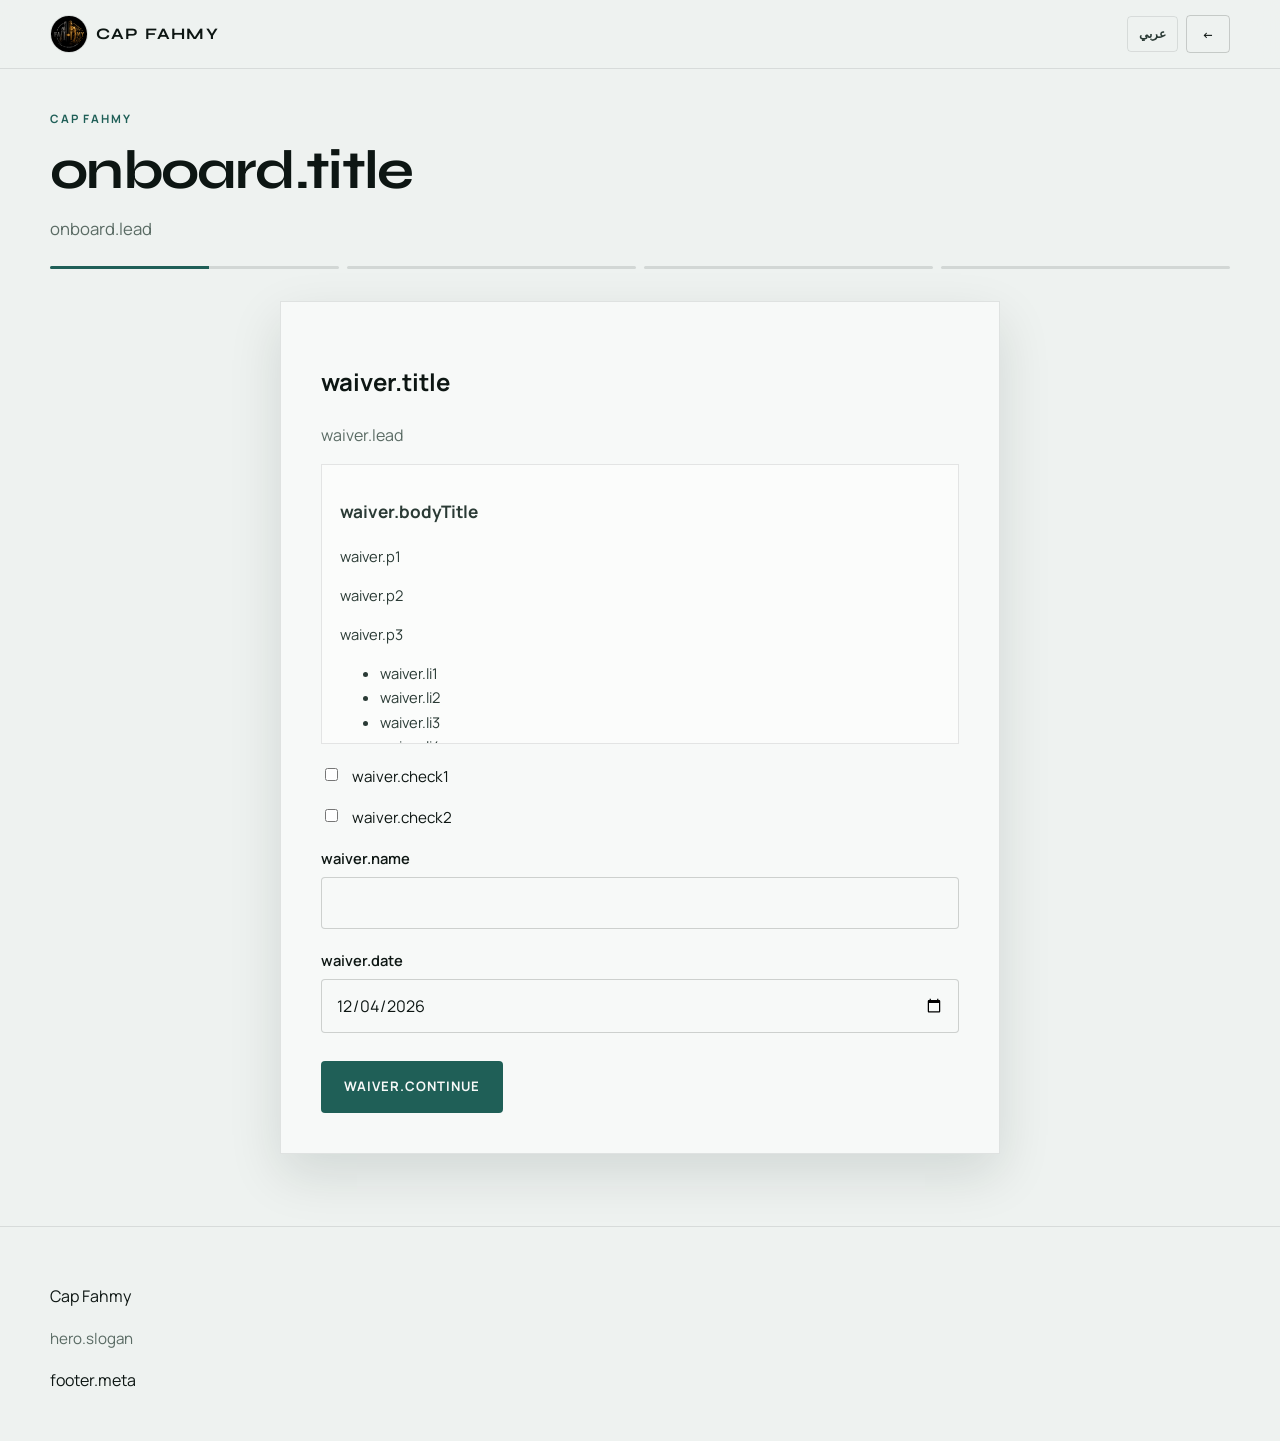
<file: onboard.html>
<!DOCTYPE html>
<html lang="en" dir="ltr">
  <head>
    <meta charset="UTF-8" />
    <meta name="viewport" content="width=device-width, initial-scale=1.0" />
    <title>Coaching intake — Cap Fahmy</title>
    <meta
      name="description"
      content="Cap Fahmy async coaching intake: waiver, questionnaire, movement screen, and InstaPay."
    />
    <link rel="preconnect" href="https://fonts.googleapis.com" />
    <link rel="preconnect" href="https://fonts.gstatic.com" crossorigin />
    <link
      href="https://fonts.googleapis.com/css2?family=Manrope:wght@400;500;600;700&family=Syne:wght@600;700;800&display=swap"
      rel="stylesheet"
    />
    <link rel="stylesheet" href="styles.css" />
  </head>
  <body class="onboard-page">
    <a class="skip-link" href="#main" data-i18n="skip">Skip to content</a>

    <header class="site-header">
      <div class="shell header-inner">
        <a class="brand" href="index.html" aria-label="Cap Fahmy home">
          <img
            class="brand-logo"
            src="assets/logo-mark.jpg"
            alt=""
            width="40"
            height="40"
          />
          <span class="brand-name">Cap Fahmy</span>
        </a>
        <div class="header-actions">
          <button
            type="button"
            class="lang-toggle"
            id="lang-toggle"
            aria-label="Switch language"
          >
            عربي
          </button>
          <a class="btn btn-ghost btn-sm" href="index.html">←</a>
        </div>
      </div>
    </header>

    <main id="main" class="onboard-main">
      <div class="shell">
        <header class="section-head" style="margin-bottom: 1.5rem">
          <p class="eyebrow">Cap Fahmy</p>
          <h2 data-i18n="onboard.title">Coaching intake</h2>
          <p class="section-lead" data-i18n="onboard.lead">
            Four short steps. The waiver must be signed before you continue —
            coaching stays ethical and within scope.
          </p>
        </header>

        <div class="progress" aria-hidden="true">
          <div class="progress-step is-current"><span></span></div>
          <div class="progress-step"><span></span></div>
          <div class="progress-step"><span></span></div>
          <div class="progress-step"><span></span></div>
        </div>

        <div class="form-panel">
          <div id="onboard-alert" class="alert" hidden></div>

          <form id="onboard-form" novalidate>
            <!-- Step 0: Waiver -->
            <section class="step-panel" data-step="0">
              <h2 data-i18n="waiver.title">Waiver &amp; scope disclaimer</h2>
              <p class="lead" data-i18n="waiver.lead">
                Please read carefully. You cannot continue until you acknowledge
                and sign.
              </p>

              <div class="waiver-box">
                <h3 data-i18n="waiver.bodyTitle">Cap Fahmy coaching agreement</h3>
                <p data-i18n="waiver.p1">
                  Ahmed Fahmy (“Cap Fahmy”) provides fitness coaching and
                  exercise programming. This is not medical advice,
                  physiotherapy, diagnosis, or treatment.
                </p>
                <p data-i18n="waiver.p2">
                  If you experience red-flag symptoms (for example: unexplained
                  chest pain, dizziness, sudden severe pain, neurological
                  symptoms, or other concerning signs), stop training and seek
                  appropriate medical care. Cap Fahmy will refer out of scope
                  issues.
                </p>
                <p data-i18n="waiver.p3">By signing, you confirm that:</p>
                <ul>
                  <li data-i18n="waiver.li1">
                    You are voluntarily participating in a fitness coaching
                    program.
                  </li>
                  <li data-i18n="waiver.li2">
                    You understand training involves physical risk and you accept
                    responsibility for your participation.
                  </li>
                  <li data-i18n="waiver.li3">
                    You will disclose relevant health history truthfully on the
                    intake form.
                  </li>
                  <li data-i18n="waiver.li4">
                    You understand Cap Fahmy coaches within fitness scope and may
                    decline or pause coaching when referral is appropriate.
                  </li>
                </ul>
              </div>

              <label class="check">
                <input type="checkbox" id="waiver-ack-1" />
                <span data-i18n="waiver.check1"
                  >I have read and understand the waiver and scope
                  disclaimer.</span
                >
              </label>
              <label class="check">
                <input type="checkbox" id="waiver-ack-2" />
                <span data-i18n="waiver.check2"
                  >I agree that this is fitness coaching, not medical care.</span
                >
              </label>

              <div class="field">
                <label for="waiver-name" data-i18n="waiver.name"
                  >Full legal name</label
                >
                <input id="waiver-name" name="waiverName" type="text" required />
              </div>
              <div class="field">
                <label for="waiver-date" data-i18n="waiver.date">Date</label>
                <input id="waiver-date" name="waiverDate" type="date" required />
              </div>

              <div class="form-actions">
                <button type="button" class="btn btn-primary" data-next>
                  <span data-i18n="waiver.continue">Sign &amp; continue</span>
                </button>
              </div>
            </section>

            <!-- Step 1: Intake -->
            <section class="step-panel" data-step="1" hidden>
              <h2 data-i18n="intake.title">Intake questionnaire</h2>
              <p class="lead" data-i18n="intake.lead">
                Plain questions so programming can be individualized. Answer
                honestly — cookie-cutter plans are not how Cap Fahmy works.
              </p>

              <div class="field">
                <label for="intake-name" data-i18n="intake.name"
                  >Preferred name</label
                >
                <input id="intake-name" type="text" required />
              </div>
              <div class="field">
                <label for="intake-email" data-i18n="intake.email">Email</label>
                <input id="intake-email" type="email" required />
              </div>
              <div class="field">
                <label for="intake-phone" data-i18n="intake.phone"
                  >WhatsApp number</label
                >
                <input id="intake-phone" type="tel" required />
              </div>
              <div class="field">
                <label for="intake-city" data-i18n="intake.city"
                  >City / country</label
                >
                <input id="intake-city" type="text" />
              </div>
              <div class="field">
                <label for="intake-goal" data-i18n="intake.goal"
                  >Primary goal</label
                >
                <textarea
                  id="intake-goal"
                  data-i18n-placeholder="intake.goal.placeholder"
                  required
                ></textarea>
              </div>
              <div class="field">
                <label for="intake-history" data-i18n="intake.history"
                  >Training history</label
                >
                <textarea
                  id="intake-history"
                  data-i18n-placeholder="intake.history.placeholder"
                ></textarea>
              </div>
              <div class="field">
                <label for="intake-health" data-i18n="intake.health"
                  >Relevant health notes / injuries</label
                >
                <textarea
                  id="intake-health"
                  data-i18n-placeholder="intake.health.placeholder"
                ></textarea>
              </div>
              <div class="field">
                <label for="intake-equipment" data-i18n="intake.equipment"
                  >Available equipment</label
                >
                <input
                  id="intake-equipment"
                  type="text"
                  data-i18n-placeholder="intake.equipment.placeholder"
                />
              </div>
              <div class="field">
                <label for="intake-schedule" data-i18n="intake.schedule"
                  >Days &amp; time you can train</label
                >
                <input id="intake-schedule" type="text" />
              </div>

              <div class="form-actions">
                <button type="button" class="btn btn-ghost" data-back>
                  <span data-i18n="intake.back">Back</span>
                </button>
                <button type="button" class="btn btn-primary" data-next>
                  <span data-i18n="intake.continue"
                    >Continue to movement screen</span
                  >
                </button>
              </div>
            </section>

            <!-- Step 2: Video -->
            <section class="step-panel" data-step="2" hidden>
              <h2 data-i18n="video.title">Video movement screen</h2>
              <p class="lead" data-i18n="video.lead">
                Film these movements in good light, full body in frame, side or
                front as noted. Upload what you have — quality over perfection.
              </p>

              <ul class="movement-list">
                <li data-i18n="video.m1">
                  Standing posture — front &amp; side (10–15 sec each)
                </li>
                <li data-i18n="video.m2">
                  Bodyweight squat — 5 slow reps, side view
                </li>
                <li data-i18n="video.m3">
                  Hinge / Romanian deadlift pattern — 5 slow reps (broomstick OK)
                </li>
                <li data-i18n="video.m4">
                  Overhead reach / shoulder flexion — front view
                </li>
                <li data-i18n="video.m5">
                  Single-leg balance — 10 sec each side
                </li>
              </ul>

              <div class="upload-zone">
                <strong data-i18n="video.upload">Upload movement videos</strong>
                <input
                  id="movement-files"
                  type="file"
                  accept="video/*"
                  multiple
                />
                <p class="hint" data-i18n="video.hint">
                  MVP: files stay on your device for now. In production they will
                  upload securely for review. You can also send via WhatsApp after
                  payment.
                </p>
              </div>

              <div class="form-actions">
                <button type="button" class="btn btn-ghost" data-back>
                  <span data-i18n="intake.back">Back</span>
                </button>
                <button type="button" class="btn btn-primary" data-next>
                  <span data-i18n="video.continue">Continue to payment</span>
                </button>
              </div>
            </section>

            <!-- Step 3: Payment -->
            <section class="step-panel" data-step="3" hidden>
              <h2 data-i18n="pay.title">Confirm &amp; pay</h2>
              <p class="lead" data-i18n="pay.lead">
                One local payment method to start: InstaPay. After confirmation,
                Cap Fahmy sets up your living Sheet/Doc and WhatsApp check-in
                rhythm.
              </p>

              <p>
                <span data-i18n="pay.selected">Selected tier</span>:
                <strong id="selected-tier-label">Standard</strong>
              </p>

              <div class="payment-card">
                <strong data-i18n="pay.instapay">InstaPay</strong>
                <p data-i18n="pay.instapay.detail">
                  Transfer to the InstaPay handle shared after you submit. Include
                  your full name in the note. Cap Fahmy confirms manually for this
                  MVP.
                </p>
              </div>

              <label class="check">
                <input type="checkbox" id="pay-ack" />
                <span data-i18n="pay.confirm"
                  >I understand payment is confirmed manually for this MVP, and
                  my program starts after Cap Fahmy verifies transfer + signed
                  waiver.</span
                >
              </label>

              <div class="form-actions">
                <button type="button" class="btn btn-ghost" data-back>
                  <span data-i18n="intake.back">Back</span>
                </button>
                <button type="button" class="btn btn-primary" data-next>
                  <span data-i18n="pay.submit">Submit intake</span>
                </button>
              </div>
            </section>

            <!-- Step 4: Done -->
            <section class="step-panel success-panel" data-step="4" hidden>
              <div class="mark" aria-hidden="true">✓</div>
              <h2 data-i18n="done.title">Intake received</h2>
              <p data-i18n="done.body">
                Thank you. Your waiver is on file and your intake is ready for
                review. Complete InstaPay if you have not yet, then send a
                WhatsApp message so Cap Fahmy can confirm and share your living
                program.
              </p>
              <p class="hint" data-i18n="done.next">
                Next: movement video review → shared Sheet/Doc → weekly WhatsApp
                check-in form.
              </p>
              <a
                class="btn btn-primary whatsapp-link"
                href="https://wa.me/20XXXXXXXXXX?text=Hi%20Cap%20Fahmy%20—%20I%20submitted%20my%20coaching%20intake."
                target="_blank"
                rel="noopener noreferrer"
                data-i18n="pay.whatsapp"
                >Message Cap Fahmy on WhatsApp</a
              >
            </section>
          </form>
        </div>
      </div>
    </main>

    <footer class="site-footer">
      <div class="shell footer-inner">
        <div>
          <p class="brand-name">Cap Fahmy</p>
          <p class="footer-slogan" data-i18n="hero.slogan">
            Strong today, Independent tomorrow
          </p>
        </div>
        <p class="footer-meta" data-i18n="footer.meta">
          Fitness coaching · Not medical advice · Alexandria, Egypt
        </p>
      </div>
    </footer>

    <script src="i18n.js"></script>
    <script src="app.js"></script>
  </body>
</html>
</file>
<file: styles.css>
/* Cap Fahmy — design tokens */
:root {
  --ink: #0d1613;
  --ink-soft: #2a3a35;
  --muted: #5a6b64;
  --paper: #eef2f0;
  --paper-elevated: #f7f9f8;
  --line: rgba(13, 22, 19, 0.1);
  --line-strong: rgba(13, 22, 19, 0.18);
  --sea: #1f5f57;
  --sea-deep: #0f3a35;
  --sea-mist: rgba(31, 95, 87, 0.1);
  --sand: #a8b5ae;
  --white: #f7f9f8;
  --dark: #0a1210;
  --dark-elevated: #13201c;
  --dark-line: rgba(247, 249, 248, 0.12);
  --dark-muted: rgba(247, 249, 248, 0.62);
  --ok: #2f6b4f;
  --danger: #8b3a2f;
  --radius: 4px;
  --radius-lg: 12px;
  --shadow: 0 20px 50px rgba(10, 30, 26, 0.12);
  --font-display: "Syne", "Segoe UI", sans-serif;
  --font-body: "Manrope", "Segoe UI", sans-serif;
  --shell: min(1180px, calc(100% - 2rem));
  --header-h: 4.25rem;
  --ease: cubic-bezier(0.22, 1, 0.36, 1);
}

*,
*::before,
*::after {
  box-sizing: border-box;
}

html {
  scroll-behavior: smooth;
}

body {
  margin: 0;
  font-family: var(--font-body);
  color: var(--ink);
  background: var(--paper);
  line-height: 1.65;
  min-height: 100vh;
  overflow-x: hidden;
}

img,
video {
  max-width: 100%;
  display: block;
}

a {
  color: inherit;
  text-decoration-thickness: 1px;
  text-underline-offset: 0.2em;
}

button {
  font: inherit;
}

.shell {
  width: var(--shell);
  margin-inline: auto;
}

.skip-link {
  position: absolute;
  left: -999px;
  top: 0;
  background: var(--ink);
  color: var(--white);
  padding: 0.75rem 1rem;
  z-index: 200;
}

.skip-link:focus {
  left: 1rem;
  top: 1rem;
}

.reveal {
  opacity: 0;
  transform: translateY(28px);
  transition: opacity 0.8s var(--ease), transform 0.8s var(--ease);
}

.reveal.is-visible {
  opacity: 1;
  transform: translateY(0);
}

.eyebrow {
  margin: 0 0 0.85rem;
  font-size: 0.72rem;
  letter-spacing: 0.16em;
  text-transform: uppercase;
  font-weight: 700;
  color: var(--sea);
}

.section {
  padding: clamp(4.5rem, 10vw, 7.5rem) 0;
  position: relative;
}

.section--dark {
  background: var(--dark);
  color: var(--white);
}

.section--dark .eyebrow {
  color: var(--sand);
}

.section--dark .section-lead,
.section--dark .muted {
  color: var(--dark-muted);
}

.section--calm {
  background: linear-gradient(180deg, #e4ebe8 0%, var(--paper) 100%);
}

.section-head {
  max-width: 40rem;
  margin-bottom: clamp(2rem, 5vw, 3.25rem);
}

.section-head h2,
.display {
  font-family: var(--font-display);
  font-weight: 700;
  letter-spacing: -0.03em;
  line-height: 1.05;
  margin: 0 0 1rem;
  font-size: clamp(2rem, 4.8vw, 3.4rem);
}

.section-lead {
  margin: 0;
  color: var(--muted);
  font-size: 1.05rem;
  max-width: 36rem;
}

/* Buttons */
.btn {
  display: inline-flex;
  align-items: center;
  justify-content: center;
  gap: 0.45rem;
  padding: 0.9rem 1.35rem;
  border-radius: var(--radius);
  border: 1px solid transparent;
  font-weight: 700;
  font-size: 0.82rem;
  letter-spacing: 0.08em;
  text-transform: uppercase;
  text-decoration: none;
  cursor: pointer;
  transition: transform 0.25s var(--ease), background 0.25s ease,
    border-color 0.25s ease, color 0.25s ease, box-shadow 0.25s ease;
}

.btn:hover {
  transform: translateY(-2px);
}

.btn-primary {
  background: var(--sea);
  color: var(--white);
}

.btn-primary:hover {
  background: var(--sea-deep);
  color: var(--white);
}

.btn-light {
  background: var(--white);
  color: var(--sea-deep);
}

.btn-light:hover {
  background: var(--sand);
  color: var(--ink);
}

.btn-ghost {
  background: transparent;
  border-color: var(--line-strong);
  color: var(--ink);
}

.btn-ghost:hover {
  border-color: var(--sea);
  color: var(--sea-deep);
}

.section--dark .btn-ghost {
  border-color: var(--dark-line);
  color: var(--white);
}

.section--dark .btn-ghost:hover {
  border-color: var(--sand);
  color: var(--sand);
}

.btn-sm {
  padding: 0.55rem 0.9rem;
  font-size: 0.72rem;
}

.cta-row {
  display: flex;
  flex-wrap: wrap;
  gap: 0.75rem;
}

/* Navbar */
.site-header {
  position: sticky;
  top: 0;
  z-index: 100;
  backdrop-filter: blur(14px);
  background: rgba(238, 242, 240, 0.88);
  border-bottom: 1px solid var(--line);
}

.header-inner {
  min-height: var(--header-h);
  display: flex;
  align-items: center;
  justify-content: space-between;
  gap: 1rem;
}

.brand {
  display: inline-flex;
  align-items: center;
  gap: 0.55rem;
  text-decoration: none;
  font-family: var(--font-display);
  font-weight: 700;
  letter-spacing: 0.08em;
  font-size: 1rem;
  text-transform: uppercase;
}

.brand-logo {
  width: 2.35rem;
  height: 2.35rem;
  border-radius: 50%;
  object-fit: cover;
  border: 1px solid var(--line);
}

.brand-mark {
  width: 0.55rem;
  height: 0.55rem;
  background: var(--sea);
  transform: rotate(45deg);
}

.nav-desktop {
  display: none;
  align-items: center;
  gap: 1rem;
  font-size: 0.72rem;
  font-weight: 600;
  letter-spacing: 0.08em;
  text-transform: uppercase;
}

.nav-desktop a {
  text-decoration: none;
  color: var(--ink-soft);
  opacity: 0.85;
}

.nav-desktop a:hover {
  color: var(--sea);
  opacity: 1;
}

.header-actions {
  display: flex;
  align-items: center;
  gap: 0.5rem;
}

.lang-toggle,
.menu-toggle {
  border: 1px solid var(--line);
  background: transparent;
  color: var(--ink-soft);
  padding: 0.45rem 0.7rem;
  border-radius: var(--radius);
  cursor: pointer;
  font-size: 0.75rem;
  font-weight: 600;
}

.menu-toggle {
  display: inline-flex;
  flex-direction: column;
  gap: 4px;
  padding: 0.55rem 0.65rem;
}

.menu-toggle span {
  display: block;
  width: 16px;
  height: 1.5px;
  background: var(--ink);
}

.nav-mobile {
  display: none;
  border-top: 1px solid var(--line);
  background: rgba(247, 249, 248, 0.98);
  padding: 1rem 0 1.5rem;
}

.nav-mobile.is-open {
  display: block;
}

.nav-mobile .shell {
  display: grid;
  gap: 0.35rem;
}

.nav-mobile a {
  text-decoration: none;
  padding: 0.85rem 0;
  border-bottom: 1px solid var(--line);
  font-size: 0.85rem;
  font-weight: 600;
  letter-spacing: 0.06em;
  text-transform: uppercase;
}

.nav-mobile .btn {
  margin-top: 0.75rem;
  width: 100%;
}

@media (min-width: 1100px) {
  .nav-desktop {
    display: flex;
  }

  .menu-toggle {
    display: none;
  }

  .header-actions .btn-sm {
    display: inline-flex;
  }
}

@media (max-width: 1099px) {
  .header-actions .nav-cta-desktop {
    display: none;
  }
}

/* Hero */
.hero {
  position: relative;
  min-height: min(94vh, 920px);
  display: grid;
  align-items: end;
  overflow: hidden;
  color: var(--white);
  background: var(--dark);
}

.hero-media {
  position: absolute;
  inset: 0;
  background: var(--dark);
}

.hero-cover {
  position: absolute;
  inset: 0;
  width: 100%;
  height: 100%;
  object-fit: cover;
  object-position: 50% 22%;
  transform: scale(1.02);
  filter: contrast(1.1) saturate(1.05) brightness(1.06);
}

.hero-veil {
  position: absolute;
  inset: 0;
  background:
    linear-gradient(
      100deg,
      rgba(8, 14, 12, 0.78) 0%,
      rgba(8, 14, 12, 0.35) 30%,
      rgba(8, 14, 12, 0.05) 55%,
      rgba(8, 14, 12, 0.08) 100%
    ),
    linear-gradient(180deg, rgba(8, 14, 12, 0.12) 0%, transparent 30%, rgba(8, 14, 12, 0.62) 100%);
  pointer-events: none;
}

.hero-grain {
  position: absolute;
  inset: 0;
  background:
    radial-gradient(circle at 18% 80%, rgba(168, 181, 174, 0.08), transparent 35%),
    radial-gradient(circle at 88% 18%, rgba(255, 255, 255, 0.03), transparent 28%);
  animation: drift 20s ease-in-out infinite alternate;
  pointer-events: none;
  mix-blend-mode: soft-light;
  opacity: 0.3;
}

@media (max-width: 720px) {
  .hero-cover {
    object-position: 50% 18%;
    filter: contrast(1.12) saturate(1.06) brightness(1.08);
  }

  .hero-veil {
    background:
      linear-gradient(
        180deg,
        rgba(8, 14, 12, 0.18) 0%,
        rgba(8, 14, 12, 0.05) 40%,
        rgba(8, 14, 12, 0.8) 100%
      ),
      linear-gradient(90deg, rgba(8, 14, 12, 0.5) 0%, rgba(8, 14, 12, 0.05) 60%, transparent 100%);
  }
}

.hero-content {
  position: relative;
  z-index: 1;
  padding: clamp(6rem, 14vw, 9rem) 0 clamp(3.5rem, 8vw, 5.5rem);
  max-width: 40rem;
  text-shadow: 0 2px 24px rgba(0, 0, 0, 0.55);
}

@media (min-width: 900px) {
  .hero-content {
    max-width: 38rem;
  }

  .hero-cover {
    object-position: 48% 20%;
  }
}

.hero-brand {
  font-family: var(--font-display);
  font-size: clamp(1rem, 2vw, 1.15rem);
  letter-spacing: 0.22em;
  text-transform: uppercase;
  margin: 0 0 1.5rem;
  color: var(--sand);
  display: inline-flex;
  align-items: center;
  gap: 0.85rem;
}

.hero-seal {
  width: 4.25rem;
  height: 4.25rem;
  border-radius: 50%;
  object-fit: cover;
  border: 1px solid rgba(247, 249, 248, 0.2);
  box-shadow: 0 12px 30px rgba(0, 0, 0, 0.35);
}

.hero h1 {
  font-family: var(--font-display);
  font-size: clamp(2.6rem, 7.2vw, 5rem);
  line-height: 0.98;
  letter-spacing: -0.035em;
  margin: 0 0 1.25rem;
  font-weight: 700;
}

.hero-lead {
  margin: 0 0 0.75rem;
  color: rgba(247, 249, 248, 0.88);
  font-size: 1.08rem;
  max-width: 32rem;
}

.hero-sub {
  margin: 0 0 2rem;
  color: rgba(247, 249, 248, 0.68);
  max-width: 30rem;
}

.hero .btn-ghost {
  border-color: rgba(247, 249, 248, 0.3);
  color: var(--white);
}

.hero .btn-ghost:hover {
  border-color: var(--sand);
  color: var(--sand);
}

.scroll-cue {
  position: absolute;
  bottom: 1.5rem;
  left: 50%;
  transform: translateX(-50%);
  font-size: 0.68rem;
  letter-spacing: 0.18em;
  text-transform: uppercase;
  color: rgba(247, 249, 248, 0.45);
  animation: pulse 2.4s ease-in-out infinite;
}

@keyframes drift {
  from {
    transform: scale(1) translate(0, 0);
  }
  to {
    transform: scale(1.06) translate(-1%, 1%);
  }
}

@keyframes pulse {
  0%,
  100% {
    opacity: 0.35;
  }
  50% {
    opacity: 0.8;
  }
}

/* Pillars */
.pillar-grid {
  display: grid;
  gap: 1rem;
}

.pillar-card {
  padding: 1.5rem 1.35rem;
  border: 1px solid var(--line);
  background: var(--paper-elevated);
  transition: transform 0.35s var(--ease), border-color 0.35s ease,
    box-shadow 0.35s ease;
}

.pillar-card:hover {
  transform: translateY(-6px);
  border-color: var(--sea);
  box-shadow: var(--shadow);
}

.pillar-card h3 {
  margin: 0 0 0.55rem;
  font-family: var(--font-display);
  font-size: 1.45rem;
  letter-spacing: -0.02em;
}

.pillar-card p {
  margin: 0;
  color: var(--muted);
}

.pillar-meta {
  margin-top: 0.85rem !important;
  font-size: 0.72rem;
  letter-spacing: 0.08em;
  text-transform: uppercase;
  font-weight: 700;
  color: var(--sea) !important;
}

.logo-story {
  display: grid;
  gap: 2rem;
  margin-bottom: clamp(2.5rem, 6vw, 3.5rem);
  align-items: center;
}

.logo-story-art {
  margin: 0;
  border: 1px solid var(--line);
  background: #f3efe6;
  overflow: hidden;
}

.logo-story-art img {
  width: 100%;
  height: auto;
  display: block;
}

.logo-story-copy h3 {
  font-family: var(--font-display);
  font-size: clamp(1.6rem, 3vw, 2.2rem);
  letter-spacing: -0.02em;
  margin: 0 0 1rem;
}

.logo-story-copy p {
  color: var(--muted);
  margin: 0 0 1rem;
  max-width: 34rem;
}

.logo-mark-inline {
  margin-top: 0.5rem;
  border-radius: 50%;
  border: 1px solid var(--line);
  box-shadow: var(--shadow);
}

@media (min-width: 900px) {
  .logo-story {
    grid-template-columns: 1.15fr 0.85fr;
  }
}

@media (min-width: 760px) {
  .pillar-grid {
    grid-template-columns: repeat(2, 1fr);
  }
}

@media (min-width: 1000px) {
  .pillar-grid {
    grid-template-columns: repeat(4, 1fr);
  }
}

/* Iceberg */
.iceberg {
  display: grid;
  gap: 2rem;
}

.iceberg-visual {
  border: 1px solid var(--line);
  overflow: hidden;
  background: var(--paper-elevated);
}

.iceberg-above,
.iceberg-below {
  padding: 1.5rem 1.35rem;
}

.iceberg-above {
  background: linear-gradient(180deg, #d7e4e0, #c5d5d0);
}

.iceberg-below {
  background: linear-gradient(180deg, #12352f, #0a1210);
  color: var(--white);
}

.iceberg-label {
  margin: 0 0 0.85rem;
  font-size: 0.72rem;
  letter-spacing: 0.14em;
  text-transform: uppercase;
  font-weight: 700;
  opacity: 0.7;
}

.chip-row {
  display: flex;
  flex-wrap: wrap;
  gap: 0.45rem;
}

.chip {
  border: 1px solid currentColor;
  opacity: 0.85;
  padding: 0.35rem 0.65rem;
  font-size: 0.82rem;
  font-weight: 600;
}

.iceberg-copy p {
  color: var(--muted);
}

.iceberg-copy ul {
  margin: 1rem 0 1.5rem;
  padding-inline-start: 1.1rem;
  color: var(--ink-soft);
}

@media (min-width: 900px) {
  .iceberg {
    grid-template-columns: 1.1fr 0.9fr;
    align-items: center;
  }
}

/* Assessment steps */
.steps-rail {
  display: grid;
  gap: 0.75rem;
  margin-bottom: 2rem;
}

.step-card {
  display: grid;
  grid-template-columns: auto 1fr;
  gap: 1rem;
  align-items: start;
  padding: 1.1rem 1.2rem;
  border: 1px solid var(--dark-line);
  background: rgba(255, 255, 255, 0.03);
  transition: border-color 0.3s ease, transform 0.3s var(--ease);
}

.step-card:hover {
  border-color: rgba(168, 181, 174, 0.45);
  transform: translateX(4px);
}

.step-num {
  font-family: var(--font-display);
  font-size: 1.4rem;
  color: var(--sand);
  line-height: 1;
}

.step-card h3 {
  margin: 0;
  font-size: 1rem;
  letter-spacing: 0.04em;
  text-transform: uppercase;
}

@media (min-width: 900px) {
  .steps-rail {
    grid-template-columns: repeat(3, 1fr);
  }
}

/* Compare */
.compare-tabs {
  display: flex;
  flex-wrap: wrap;
  gap: 0.45rem;
  margin-bottom: 1.25rem;
}

.compare-tab {
  border: 1px solid var(--line);
  background: transparent;
  padding: 0.55rem 0.85rem;
  cursor: pointer;
  border-radius: var(--radius);
  font-size: 0.82rem;
  font-weight: 600;
  color: var(--ink-soft);
}

.compare-tab.is-active {
  border-color: var(--sea);
  background: var(--sea-mist);
  color: var(--sea-deep);
}

.compare-board {
  display: grid;
  gap: 1rem;
}

.compare-panel {
  padding: 1.35rem;
  border: 1px solid var(--line);
  background: var(--paper-elevated);
}

.compare-panel h3 {
  margin: 0 0 0.65rem;
  font-family: var(--font-display);
  font-size: 1.2rem;
}

.compare-panel p {
  margin: 0;
  color: var(--muted);
}

.compare-panel--alt {
  border-color: var(--sea);
  background: linear-gradient(160deg, rgba(31, 95, 87, 0.08), var(--paper-elevated));
}

@media (min-width: 800px) {
  .compare-board {
    grid-template-columns: 1fr 1fr;
  }
}

/* Beyond horizontal */
.beyond-track {
  display: grid;
  grid-auto-flow: column;
  grid-auto-columns: minmax(260px, 78vw);
  gap: 1rem;
  overflow-x: auto;
  padding-bottom: 1rem;
  scroll-snap-type: x mandatory;
  -webkit-overflow-scrolling: touch;
}

.beyond-card {
  scroll-snap-align: start;
  min-height: 280px;
  padding: 1.75rem 1.4rem;
  border: 1px solid var(--dark-line);
  background:
    linear-gradient(160deg, rgba(31, 95, 87, 0.25), transparent 55%),
    var(--dark-elevated);
  display: flex;
  flex-direction: column;
  justify-content: flex-end;
  transition: transform 0.35s var(--ease), border-color 0.35s ease;
}

.beyond-card:hover {
  transform: translateY(-4px);
  border-color: rgba(168, 181, 174, 0.4);
}

.beyond-card h3 {
  margin: 0 0 0.5rem;
  font-family: var(--font-display);
  font-size: 1.7rem;
}

.beyond-card p {
  margin: 0;
  color: var(--dark-muted);
}

.beyond-end {
  margin-top: 2rem;
  max-width: 28rem;
}

.beyond-end p {
  font-family: var(--font-display);
  font-size: clamp(1.5rem, 3vw, 2.1rem);
  line-height: 1.2;
  margin: 0 0 1.25rem;
}

@media (min-width: 900px) {
  .beyond-track {
    grid-auto-columns: minmax(220px, 1fr);
    overflow: visible;
  }
}

/* Recovery */
.recovery-grid {
  display: grid;
  gap: 0.75rem;
}

.recovery-item {
  padding: 1.1rem 1.2rem;
  border-top: 1px solid var(--line);
  display: flex;
  justify-content: space-between;
  gap: 1rem;
  align-items: baseline;
  transition: padding 0.3s var(--ease), background 0.3s ease;
}

.recovery-item:hover {
  background: rgba(255, 255, 255, 0.45);
  padding-inline: 1.35rem;
}

.recovery-item strong {
  font-family: var(--font-display);
  font-size: 1.25rem;
  font-weight: 700;
}

.recovery-item span {
  color: var(--muted);
  font-size: 0.9rem;
}

@media (min-width: 700px) {
  .recovery-grid {
    grid-template-columns: repeat(2, 1fr);
  }
}

/* Corporate */
.service-list {
  display: grid;
  gap: 0.65rem;
  margin: 0 0 1.75rem;
  padding: 0;
  list-style: none;
}

.service-list li {
  padding: 0.95rem 1.1rem;
  border: 1px solid var(--line);
  background: var(--paper-elevated);
  font-weight: 600;
}

/* Long-term */
.longterm {
  text-align: center;
  padding-block: clamp(5rem, 12vw, 8rem);
}

.longterm h2 {
  font-family: var(--font-display);
  font-size: clamp(2.4rem, 7vw, 4.8rem);
  line-height: 1;
  letter-spacing: -0.04em;
  margin: 0 auto 1.5rem;
  max-width: 16ch;
}

.longterm p {
  margin: 0 auto 1.75rem;
  max-width: 36rem;
  color: var(--dark-muted);
}

.longterm-slogan {
  font-family: var(--font-display);
  letter-spacing: 0.12em;
  text-transform: uppercase;
  font-size: 0.95rem;
  color: var(--sand);
}

/* About */
.about-layout {
  display: grid;
  gap: 2rem;
}

.about-photo {
  aspect-ratio: 4 / 5;
  border: 1px solid var(--line);
  background:
    linear-gradient(160deg, rgba(31, 95, 87, 0.35), transparent 50%),
    linear-gradient(180deg, #1a2e29, #0a1210);
  overflow: hidden;
  position: relative;
}

.about-photo img {
  width: 100%;
  height: 100%;
  object-fit: cover;
  object-position: center top;
}

/* History folder */
.history-folder {
  display: grid;
  gap: 1.5rem;
}

.history-file {
  border: 1px solid var(--line);
  background: var(--paper-elevated);
  box-shadow: var(--shadow);
  overflow: hidden;
}

.history-file-label {
  background: var(--sea-deep);
  color: var(--white);
  padding: 0.65rem 1.1rem;
  font-size: 0.72rem;
  letter-spacing: 0.12em;
  text-transform: uppercase;
  font-weight: 700;
}

.history-file-grid {
  display: grid;
  gap: 1.25rem;
  padding: 1.35rem;
}

.history-photos {
  display: grid;
  grid-template-columns: 1fr 1fr;
  gap: 0.65rem;
}

.history-photos img,
.history-spark img,
.history-photos--lean img {
  width: 100%;
  height: 100%;
  object-fit: cover;
  display: block;
  border: 1px solid var(--line);
  min-height: 180px;
  max-height: 280px;
}

.history-photos--lean {
  grid-template-columns: 1.1fr 0.9fr;
}

.history-copy h3 {
  margin: 0 0 0.75rem;
  font-family: var(--font-display);
  font-size: clamp(1.35rem, 2.5vw, 1.85rem);
  letter-spacing: -0.02em;
  line-height: 1.15;
}

.history-copy p {
  margin: 0;
  color: var(--muted);
}

.history-spark {
  margin: 0;
  padding: 0 1.35rem 1.35rem;
}

.history-spark img {
  max-height: 420px;
  object-fit: contain;
  background: #111;
  min-height: auto;
}

.history-spark figcaption {
  margin-top: 0.65rem;
  font-size: 0.85rem;
  color: var(--muted);
}

.history-file--lesson {
  background: linear-gradient(160deg, rgba(31, 95, 87, 0.08), var(--paper-elevated));
}

.history-lesson {
  padding: 1.5rem 1.35rem 1.75rem;
}

.history-lesson h3 {
  margin: 0 0 0.75rem;
  font-family: var(--font-display);
  font-size: clamp(1.45rem, 3vw, 2rem);
  letter-spacing: -0.02em;
}

.history-lesson p {
  margin: 0 0 1.25rem;
  color: var(--muted);
  max-width: 40rem;
}

.history-pillars {
  list-style: none;
  display: flex;
  flex-wrap: wrap;
  gap: 0.5rem;
  padding: 0;
  margin: 0 0 1.5rem;
}

.history-pillars li {
  border: 1px solid var(--sea);
  color: var(--sea-deep);
  padding: 0.4rem 0.75rem;
  font-size: 0.78rem;
  font-weight: 700;
  letter-spacing: 0.08em;
  text-transform: uppercase;
}

@media (min-width: 860px) {
  .history-file-grid {
    grid-template-columns: 1.1fr 0.9fr;
    align-items: center;
  }

  .history-file-grid--reverse {
    grid-template-columns: 0.9fr 1.1fr;
  }

  .history-file-grid--reverse .history-copy {
    order: -1;
  }
}

.creds {
  list-style: none;
  display: flex;
  flex-wrap: wrap;
  gap: 0.45rem;
  padding: 0;
  margin: 1.25rem 0 0;
}

.creds li {
  border: 1px solid var(--line);
  padding: 0.4rem 0.65rem;
  font-size: 0.78rem;
  font-weight: 700;
  letter-spacing: 0.04em;
  color: var(--sea-deep);
}

@media (min-width: 860px) {
  .about-layout {
    grid-template-columns: 0.85fr 1.15fr;
    align-items: start;
  }
}

/* Content cards */
.content-grid {
  display: grid;
  gap: 0.85rem;
}

.content-card {
  padding: 1.25rem 1.2rem;
  border: 1px solid var(--dark-line);
  background: rgba(255, 255, 255, 0.03);
  transition: transform 0.3s var(--ease), border-color 0.3s ease;
  text-decoration: none;
  min-height: 8rem;
  display: flex;
  flex-direction: column;
  justify-content: space-between;
}

.content-card:hover {
  transform: translateY(-4px);
  border-color: rgba(168, 181, 174, 0.45);
}

.content-card h3 {
  margin: 0;
  font-family: var(--font-display);
  font-size: 1.35rem;
}

.content-card span {
  color: var(--dark-muted);
  font-size: 0.85rem;
}

@media (min-width: 700px) {
  .content-grid {
    grid-template-columns: repeat(2, 1fr);
  }
}

@media (min-width: 1000px) {
  .content-grid {
    grid-template-columns: repeat(4, 1fr);
  }
}

/* Library (kept) */
.library-root {
  display: grid;
  gap: 1.25rem;
}

.library-tabs {
  display: flex;
  flex-wrap: wrap;
  gap: 0.5rem;
}

.library-tab {
  font: inherit;
  cursor: pointer;
  border: 1px solid var(--line);
  background: var(--paper-elevated);
  color: var(--ink-soft);
  padding: 0.55rem 0.85rem;
  border-radius: var(--radius);
  display: inline-flex;
  align-items: center;
  gap: 0.45rem;
}

.library-tab span {
  font-size: 0.78rem;
  color: var(--sea);
  font-weight: 700;
}

.library-tab.is-active {
  border-color: var(--sea);
  background: var(--sea-mist);
  color: var(--sea-deep);
}

.library-layout {
  display: grid;
  gap: 1.25rem;
}

.library-player {
  display: grid;
  gap: 0.85rem;
}

.library-player-meta {
  display: flex;
  flex-wrap: wrap;
  gap: 0.75rem;
  align-items: center;
  justify-content: space-between;
}

.library-player-meta p {
  margin: 0;
  color: var(--muted);
}

.video-frame {
  position: relative;
  aspect-ratio: 16 / 9;
  background: var(--dark);
  border: 1px solid var(--line);
}

.video-frame iframe {
  position: absolute;
  inset: 0;
  width: 100%;
  height: 100%;
  border: 0;
}

.library-list {
  list-style: none;
  margin: 0;
  padding: 0;
  max-height: 28rem;
  overflow: auto;
  border: 1px solid var(--line);
  background: var(--paper-elevated);
}

.library-item {
  width: 100%;
  display: grid;
  grid-template-columns: auto 1fr;
  gap: 0.75rem;
  align-items: start;
  text-align: start;
  font: inherit;
  cursor: pointer;
  border: 0;
  border-bottom: 1px solid var(--line);
  background: transparent;
  color: var(--ink);
  padding: 0.85rem 1rem;
}

.library-item:hover,
.library-item.is-active {
  background: var(--sea-mist);
}

.library-item-num {
  font-family: var(--font-display);
  color: var(--sea);
  font-size: 1.05rem;
}

@media (min-width: 900px) {
  .library-layout {
    grid-template-columns: 1.2fr 0.8fr;
    align-items: start;
  }
}

/* Final CTA */
.final-cta {
  text-align: center;
}

.final-cta h2 {
  font-family: var(--font-display);
  font-size: clamp(2.1rem, 5vw, 3.6rem);
  letter-spacing: -0.03em;
  line-height: 1.05;
  margin: 0 auto 1.75rem;
  max-width: 16ch;
}

.final-cta .cta-row {
  justify-content: center;
}

/* Footer */
.site-footer {
  border-top: 1px solid var(--line);
  padding: 2.5rem 0 2rem;
  background: var(--paper);
}

.footer-grid {
  display: grid;
  gap: 1.75rem;
}

.footer-brand {
  font-family: var(--font-display);
  letter-spacing: 0.12em;
  text-transform: uppercase;
  font-weight: 700;
  margin: 0 0 0.35rem;
  display: inline-flex;
  align-items: center;
  gap: 0.55rem;
}

.footer-logo {
  width: 2.1rem;
  height: 2.1rem;
  border-radius: 50%;
  object-fit: cover;
  border: 1px solid var(--line);
}

.footer-slogan {
  margin: 0;
  color: var(--muted);
  font-size: 0.95rem;
}

.footer-nav,
.footer-social {
  display: flex;
  flex-wrap: wrap;
  gap: 0.85rem 1.1rem;
  font-size: 0.8rem;
  font-weight: 600;
  letter-spacing: 0.06em;
  text-transform: uppercase;
}

.footer-nav a,
.footer-social a {
  text-decoration: none;
  color: var(--ink-soft);
}

.footer-nav a:hover,
.footer-social a:hover {
  color: var(--sea);
}

.footer-copy {
  margin: 0;
  color: var(--muted);
  font-size: 0.85rem;
}

@media (min-width: 800px) {
  .footer-grid {
    grid-template-columns: 1.2fr 1fr 1fr;
    align-items: start;
  }
}

/* Onboard compatibility */
.onboard-page {
  background: var(--paper);
}

.onboard-main {
  padding: 2.5rem 0 4.5rem;
}

.progress {
  display: grid;
  grid-template-columns: repeat(4, 1fr);
  gap: 0.5rem;
  margin-bottom: 2rem;
}

.progress-step {
  height: 3px;
  background: rgba(13, 22, 19, 0.12);
  border-radius: 999px;
  overflow: hidden;
}

.progress-step span {
  display: block;
  height: 100%;
  width: 0;
  background: var(--sea);
  transition: width 0.35s ease;
}

.progress-step.is-done span,
.progress-step.is-current span {
  width: 100%;
}

.progress-step.is-current span {
  width: 55%;
}

.form-panel {
  max-width: 720px;
  margin: 0 auto;
  background: var(--paper-elevated);
  border: 1px solid var(--line);
  padding: clamp(1.5rem, 4vw, 2.5rem);
  box-shadow: var(--shadow);
}

.form-panel p.lead {
  color: var(--muted);
  margin-top: 0;
}

.step-panel[hidden] {
  display: none;
}

.field {
  display: grid;
  gap: 0.4rem;
  margin-bottom: 1.15rem;
}

.field label {
  font-weight: 600;
  font-size: 0.92rem;
}

.field input,
.field select,
.field textarea {
  font: inherit;
  padding: 0.75rem 0.85rem;
  border: 1px solid var(--line-strong);
  border-radius: var(--radius);
  background: var(--white);
  color: var(--ink);
  width: 100%;
}

.field textarea {
  min-height: 110px;
  resize: vertical;
}

.hint {
  margin: 0;
  font-size: 0.85rem;
  color: var(--muted);
}

.waiver-box {
  max-height: 280px;
  overflow: auto;
  border: 1px solid var(--line);
  padding: 1rem 1.1rem;
  background: rgba(255, 255, 255, 0.55);
  margin-bottom: 1.25rem;
  font-size: 0.92rem;
  color: var(--ink-soft);
}

.check {
  display: flex;
  gap: 0.7rem;
  align-items: flex-start;
  margin-bottom: 1rem;
  font-size: 0.95rem;
}

.check input {
  margin-top: 0.25rem;
  accent-color: var(--sea);
}

.form-actions {
  display: flex;
  flex-wrap: wrap;
  gap: 0.75rem;
  margin-top: 1.75rem;
}

.upload-zone {
  border: 1px dashed rgba(31, 95, 87, 0.45);
  background: var(--sea-mist);
  padding: 1.5rem;
  text-align: center;
  margin-bottom: 1rem;
}

.movement-list {
  list-style: none;
  margin: 0 0 1.25rem;
  padding: 0;
  display: grid;
  gap: 0.65rem;
}

.movement-list li {
  padding: 0.85rem 1rem;
  border: 1px solid var(--line);
  background: rgba(255, 255, 255, 0.5);
  font-size: 0.95rem;
}

.payment-card {
  border: 1px solid var(--line);
  padding: 1.25rem;
  background: var(--sea-mist);
  margin: 1rem 0 1.5rem;
}

.alert {
  padding: 0.85rem 1rem;
  border: 1px solid rgba(139, 58, 47, 0.3);
  background: rgba(139, 58, 47, 0.08);
  color: var(--danger);
  font-size: 0.92rem;
  margin-bottom: 1rem;
}

.alert[hidden],
.success-panel[hidden] {
  display: none;
}

.success-panel {
  text-align: center;
  padding: 1rem 0;
}

.success-panel .mark {
  width: 3rem;
  height: 3rem;
  margin: 0 auto 1rem;
  border: 2px solid var(--ok);
  color: var(--ok);
  display: grid;
  place-items: center;
  font-size: 1.4rem;
}

.currency-row {
  display: inline-flex;
  gap: 0.4rem;
  margin-bottom: 1.75rem;
}

.currency-btn {
  font: inherit;
  border: 1px solid var(--line);
  background: transparent;
  color: var(--ink-soft);
  padding: 0.45rem 0.75rem;
  cursor: pointer;
  border-radius: var(--radius);
}

.currency-btn.is-active,
.currency-btn:hover {
  border-color: var(--sea);
  color: var(--sea-deep);
  background: var(--sea-mist);
}

.pricing {
  display: grid;
  gap: 1.25rem;
}

.price-card {
  padding: 1.75rem 1.5rem;
  border: 1px solid var(--line);
  background: var(--paper-elevated);
  display: grid;
  gap: 0.85rem;
}

.price-card.is-featured {
  border-color: var(--sea);
  box-shadow: var(--shadow);
}

.price-card h3 {
  margin: 0;
  font-family: var(--font-display);
  font-size: 1.85rem;
}

.price-amount {
  margin: 0;
  font-size: 1.7rem;
  font-weight: 700;
  color: var(--sea-deep);
}

@media (min-width: 720px) {
  .pricing {
    grid-template-columns: repeat(3, 1fr);
  }
}

@media (prefers-reduced-motion: reduce) {
  *,
  *::before,
  *::after {
    animation: none !important;
    transition: none !important;
    scroll-behavior: auto !important;
  }

  .reveal {
    opacity: 1;
    transform: none;
  }
}
</file>
